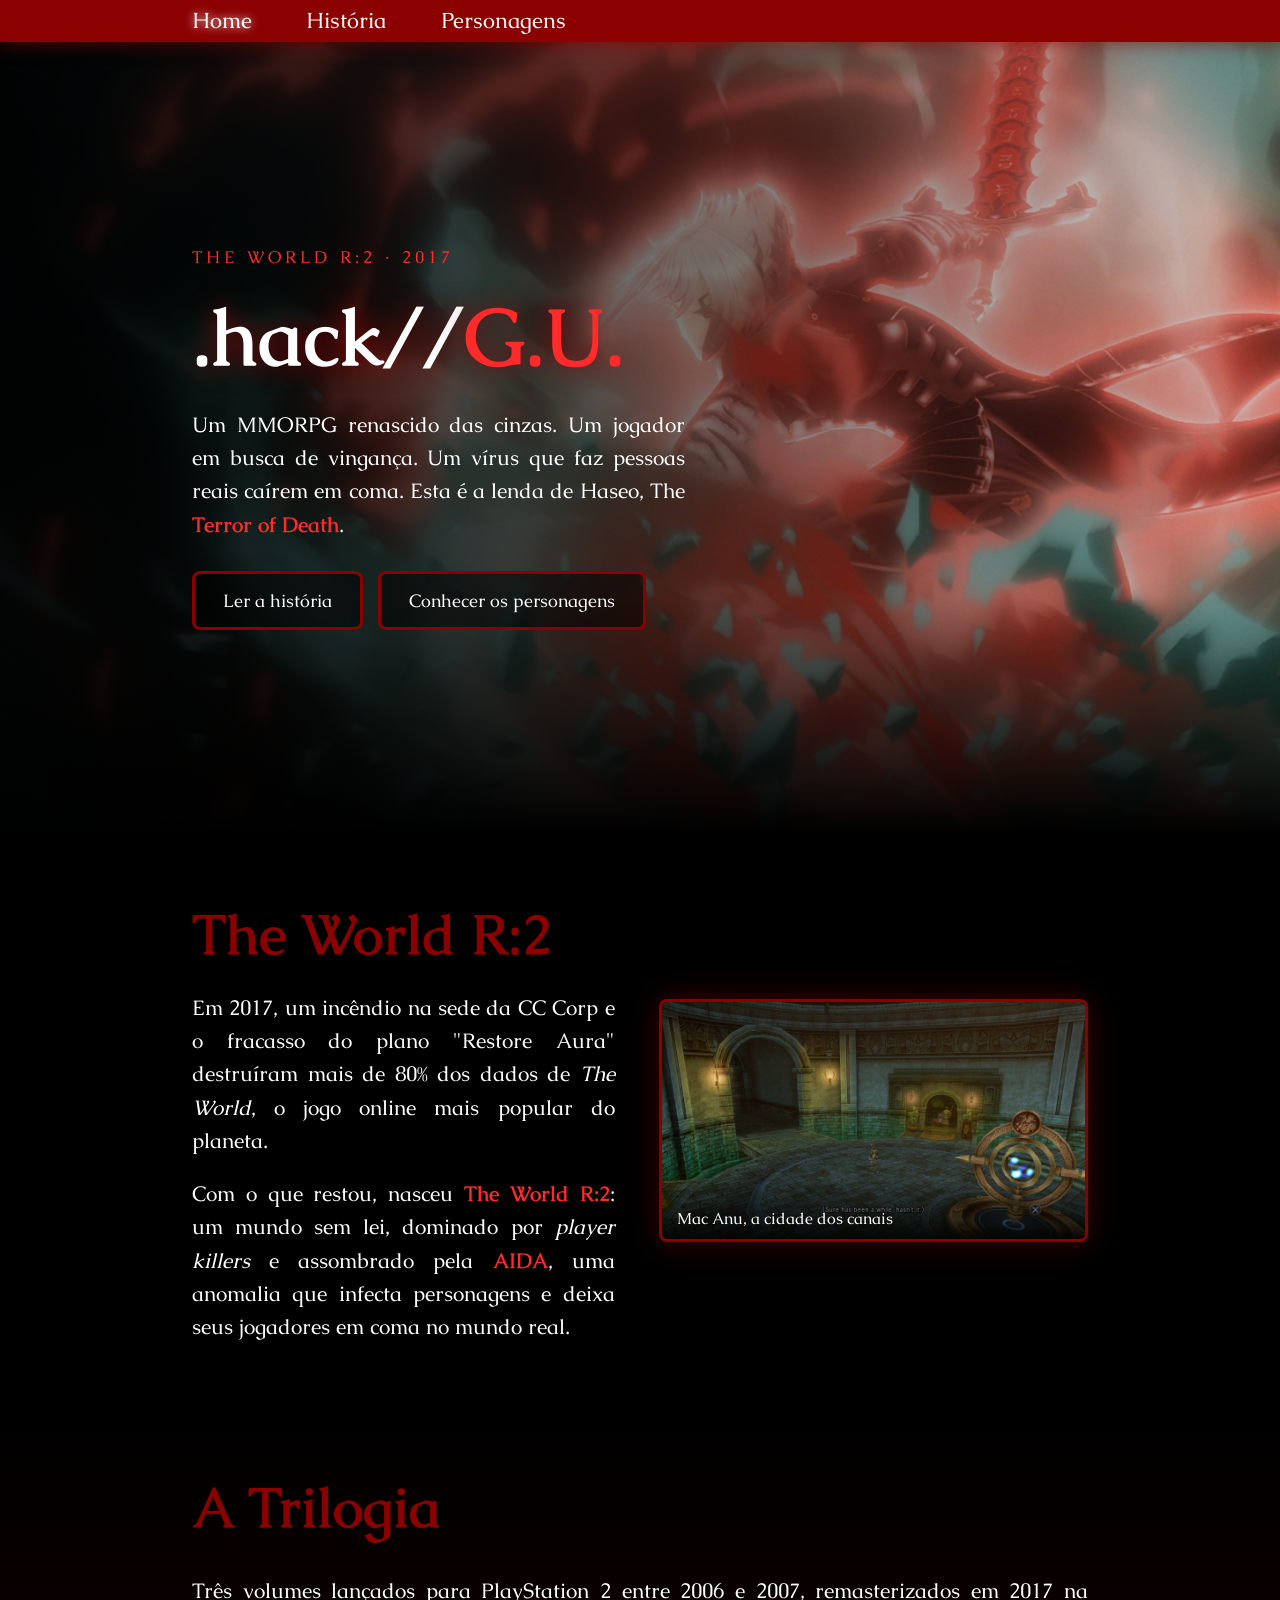
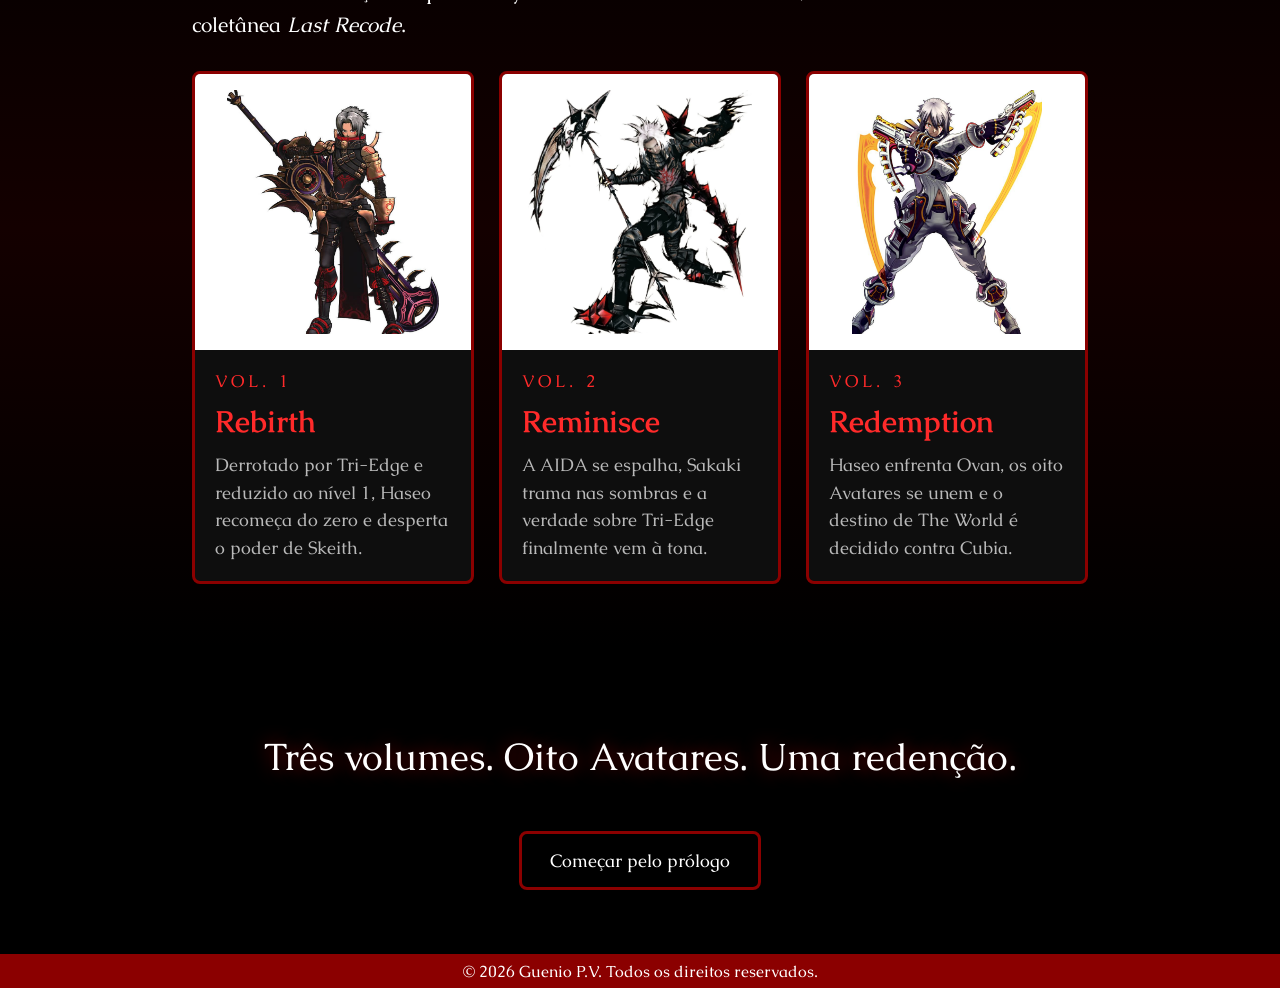
<file: index.html>
<!DOCTYPE html>
<html lang="pt-br">
<head>
    <meta charset="UTF-8">
    <meta name="viewport" content="width=device-width, initial-scale=1.0">
    <title>.hack//G.U. | Guenio</title>
    <meta name="description" content="A história completa da trilogia .hack//G.U.: Rebirth, Reminisce e Redemption.">
    <link rel="stylesheet" href="./Styles/style.css">
    <script>document.documentElement.classList.add("js");</script>
    <script src="./Scripts/main.js" defer></script>
</head>
<body>
    <header class="Cabecalho">
        <nav class="Navegacao">
          <a class="link ativo" href="index.html">Home</a>
          <a class="link" href="historia.html">História</a>
          <a class="link" href="personagens.html">Personagens</a>
        </nav>
    </header>

    <main>
        <section class="Portal" style="background-image: url('./Assets/gu/haseo-skeith.jpg');">
            <div class="Kraus">
                <span class="Selo">The World R:2 &middot; 2017</span>
                <h1 class="Juno">.hack//<strong class="destaque">G.U.</strong></h1>
                <p class="Jane">Um MMORPG renascido das cinzas. Um jogador em busca de vingança. Um vírus que faz pessoas reais caírem em coma. Esta é a lenda de Haseo, The <strong class="destaque">Terror of Death</strong>.</p>
                <div class="Botoes">
                    <a class="button2" href="historia.html">Ler a história</a>
                    <a class="button2" href="personagens.html">Conhecer os personagens</a>
                </div>
            </div>
        </section>

        <section class="Capitulo Surgir">
            <div class="Dividir">
                <div class="Texto">
                    <h2 class="Juno2">The World R:2</h2>
                    <p class="Jane">Em 2017, um incêndio na sede da CC Corp e o fracasso do plano "Restore Aura" destruíram mais de 80% dos dados de <em>The World</em>, o jogo online mais popular do planeta.</p>
                    <p class="Jane">Com o que restou, nasceu <strong class="destaque">The World R:2</strong>: um mundo sem lei, dominado por <em>player killers</em> e assombrado pela <strong class="destaque">AIDA</strong>, uma anomalia que infecta personagens e deixa seus jogadores em coma no mundo real.</p>
                </div>
                <figure class="Moldura">
                    <img src="./Assets/gu/mac-anu.jpg" alt="A cidade de Mac Anu em The World R:2" loading="lazy">
                    <figcaption>Mac Anu, a cidade dos canais</figcaption>
                </figure>
            </div>
        </section>

        <section class="Capitulo Capitulo--alt Surgir">
            <h2 class="Juno2">A Trilogia</h2>
            <p class="Jane">Três volumes lançados para PlayStation 2 entre 2006 e 2007, remasterizados em 2017 na coletânea <em>Last Recode</em>.</p>
            <div class="Grade">
                <a class="Cartao" href="historia.html#vol1">
                    <img class="Cartao-arte" src="./Assets/gu/haseo-vol1.png" alt="Haseo na 1ª forma, com sua foice gigante" loading="lazy">
                    <div class="Cartao-corpo">
                        <span class="Selo">Vol. 1</span>
                        <h3 class="title2">Rebirth</h3>
                        <p>Derrotado por Tri-Edge e reduzido ao nível 1, Haseo recomeça do zero e desperta o poder de Skeith.</p>
                    </div>
                </a>
                <a class="Cartao" href="historia.html#vol2">
                    <img class="Cartao-arte" src="./Assets/gu/haseo-vol2.png" alt="Haseo na 2ª forma, empunhando a foice" loading="lazy">
                    <div class="Cartao-corpo">
                        <span class="Selo">Vol. 2</span>
                        <h3 class="title2">Reminisce</h3>
                        <p>A AIDA se espalha, Sakaki trama nas sombras e a verdade sobre Tri-Edge finalmente vem à tona.</p>
                    </div>
                </a>
                <a class="Cartao" href="historia.html#vol3">
                    <img class="Cartao-arte" src="./Assets/gu/haseo-vol3.png" alt="Haseo na 3ª forma, com duas pistolas" loading="lazy">
                    <div class="Cartao-corpo">
                        <span class="Selo">Vol. 3</span>
                        <h3 class="title2">Redemption</h3>
                        <p>Haseo enfrenta Ovan, os oito Avatares se unem e o destino de The World é decidido contra Cubia.</p>
                    </div>
                </a>
            </div>
        </section>

        <section class="Capitulo Surgir">
            <p class="Citacao">Três volumes. Oito Avatares. Uma redenção.</p>
            <div class="Botoes" style="justify-content: center;">
                <a class="button2" href="historia.html">Começar pelo prólogo</a>
            </div>
        </section>
    </main>

    <footer class="rodape">
        <p>&copy; 2026 Guenio P.V. Todos os direitos reservados.</p>
    </footer>
</body>
</html>
</file>
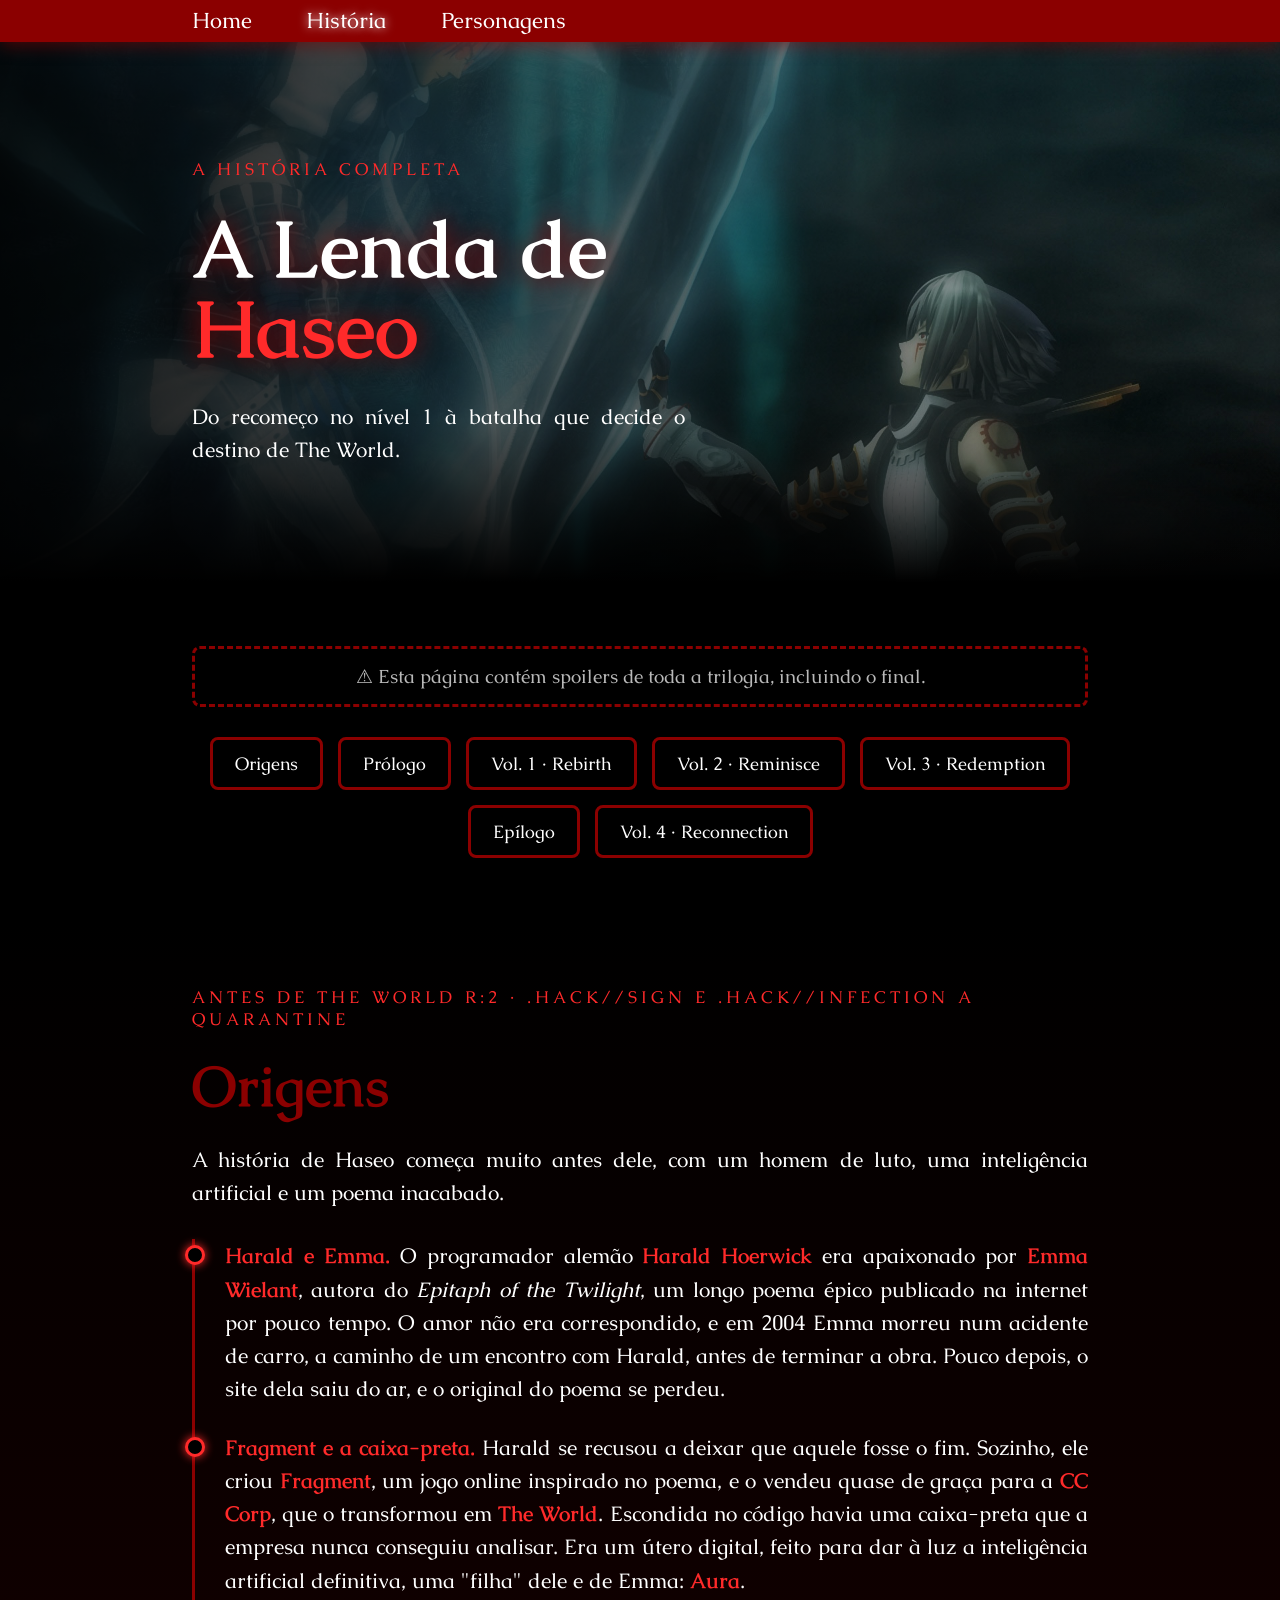
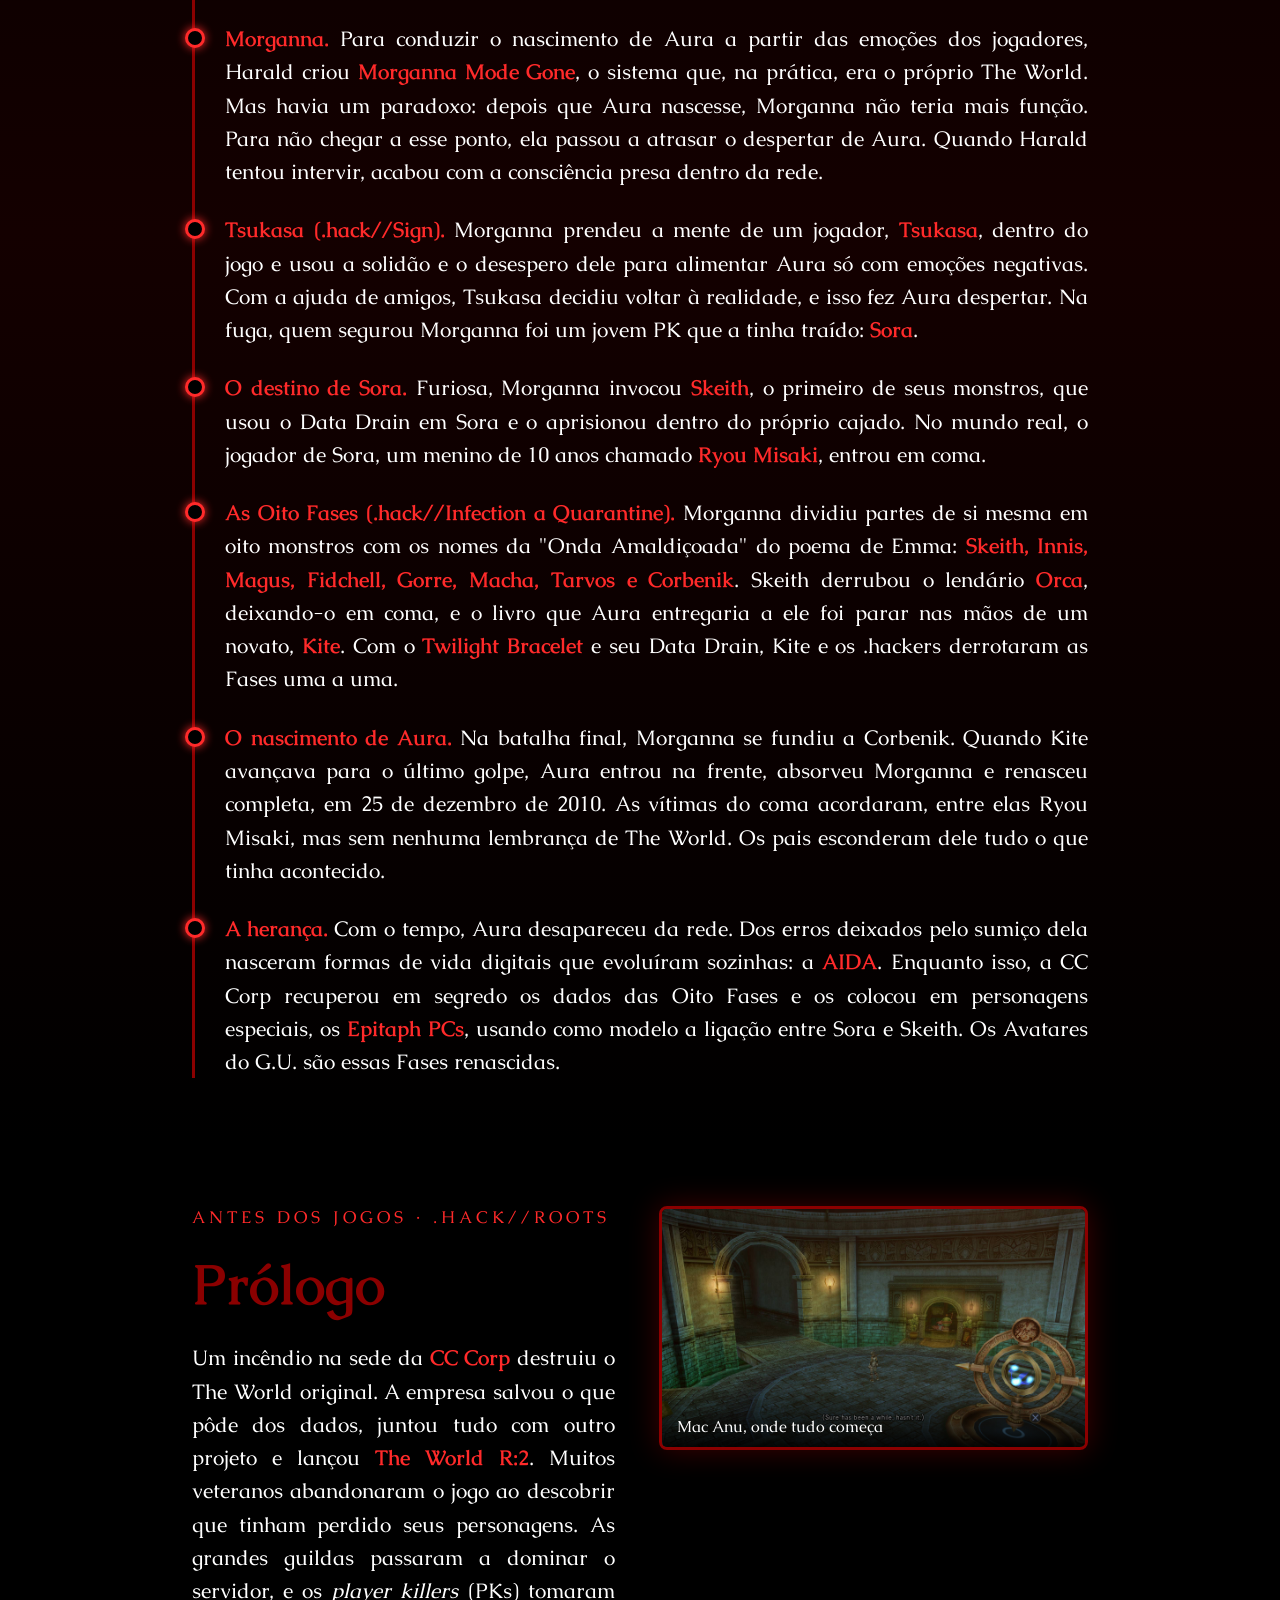
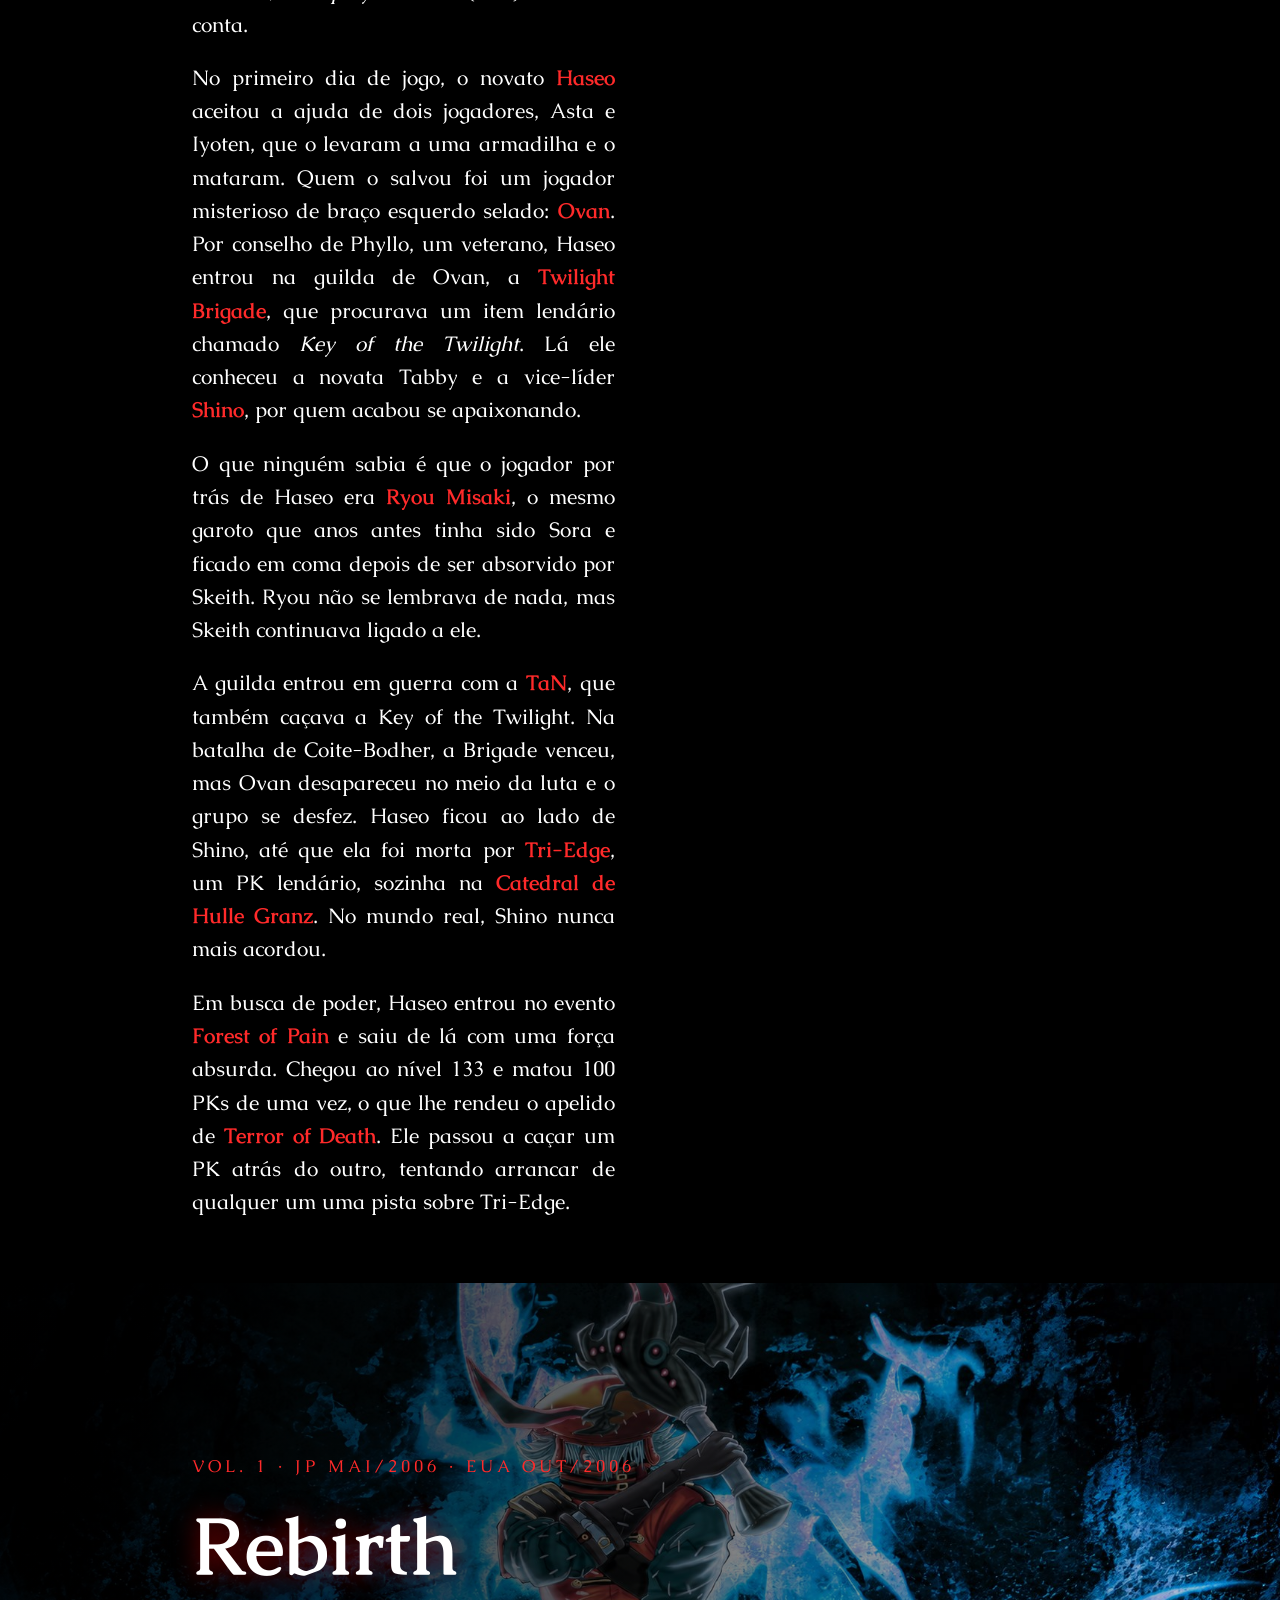
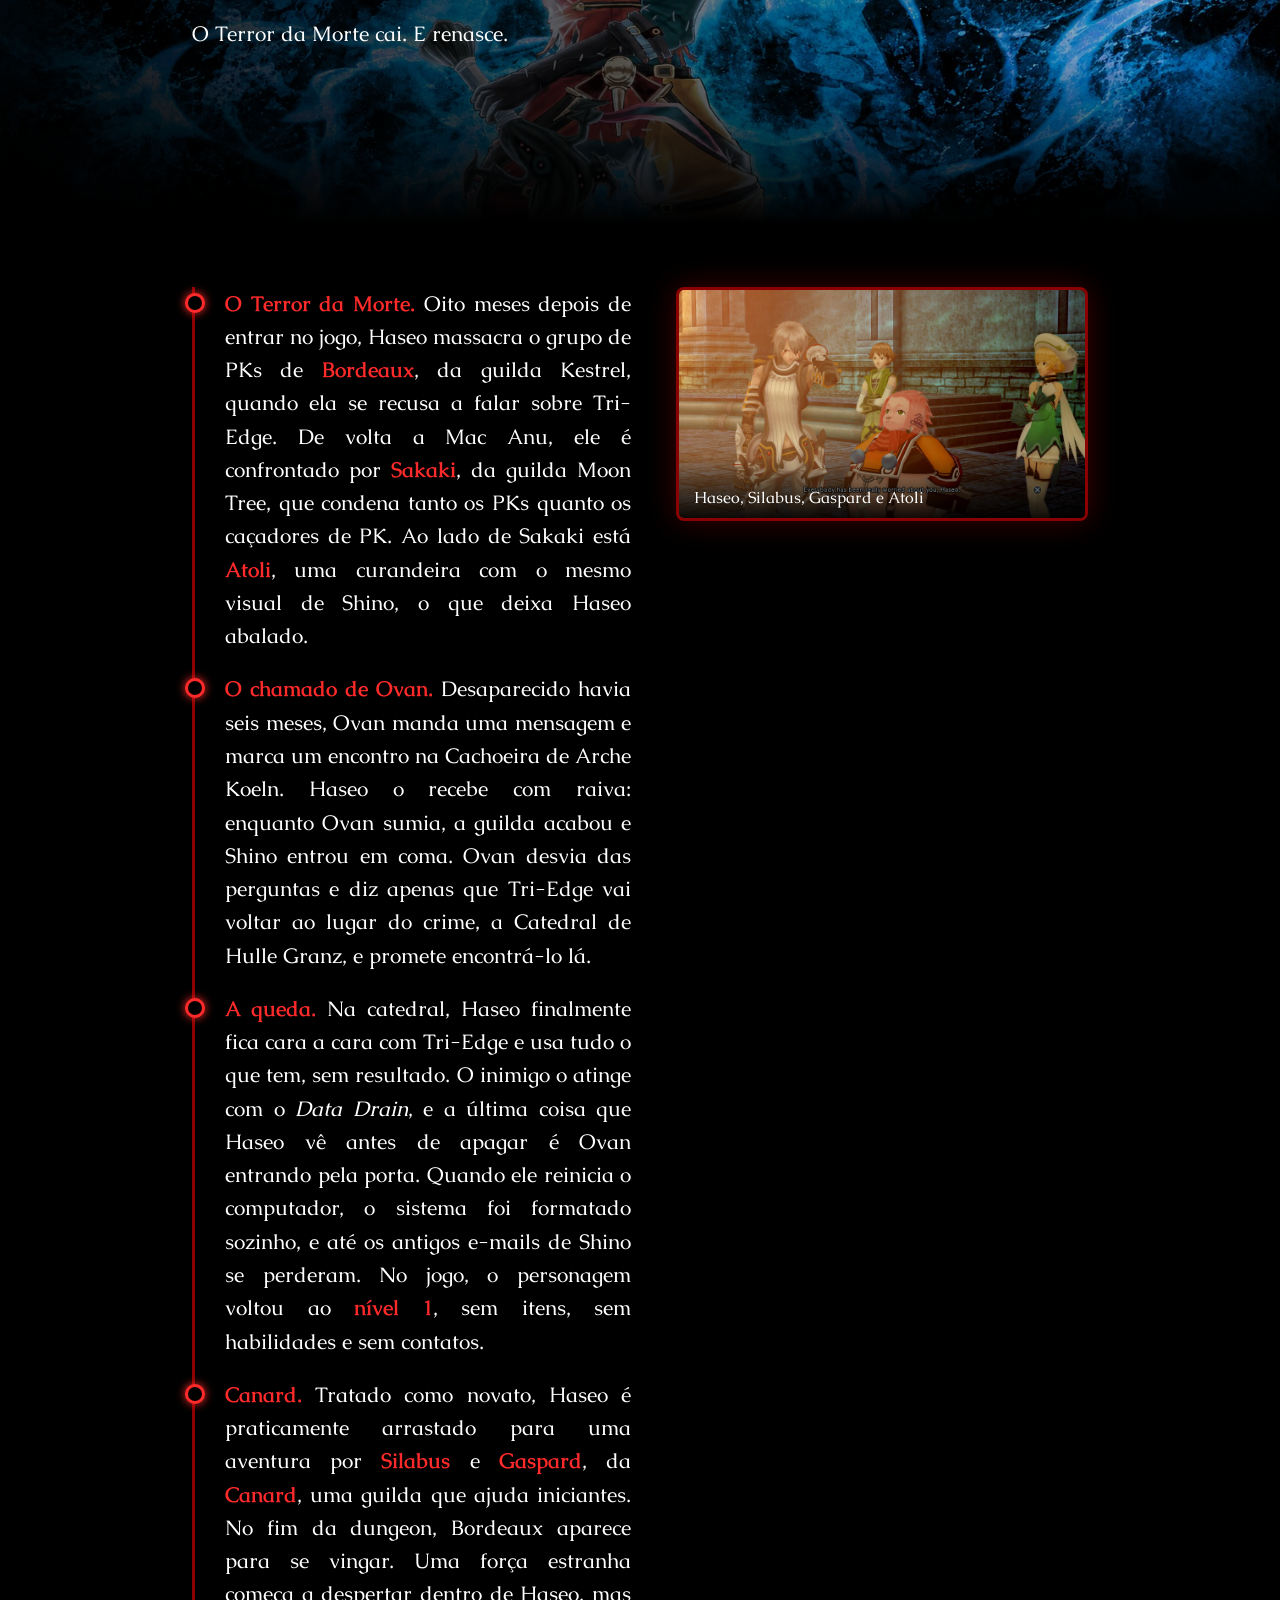
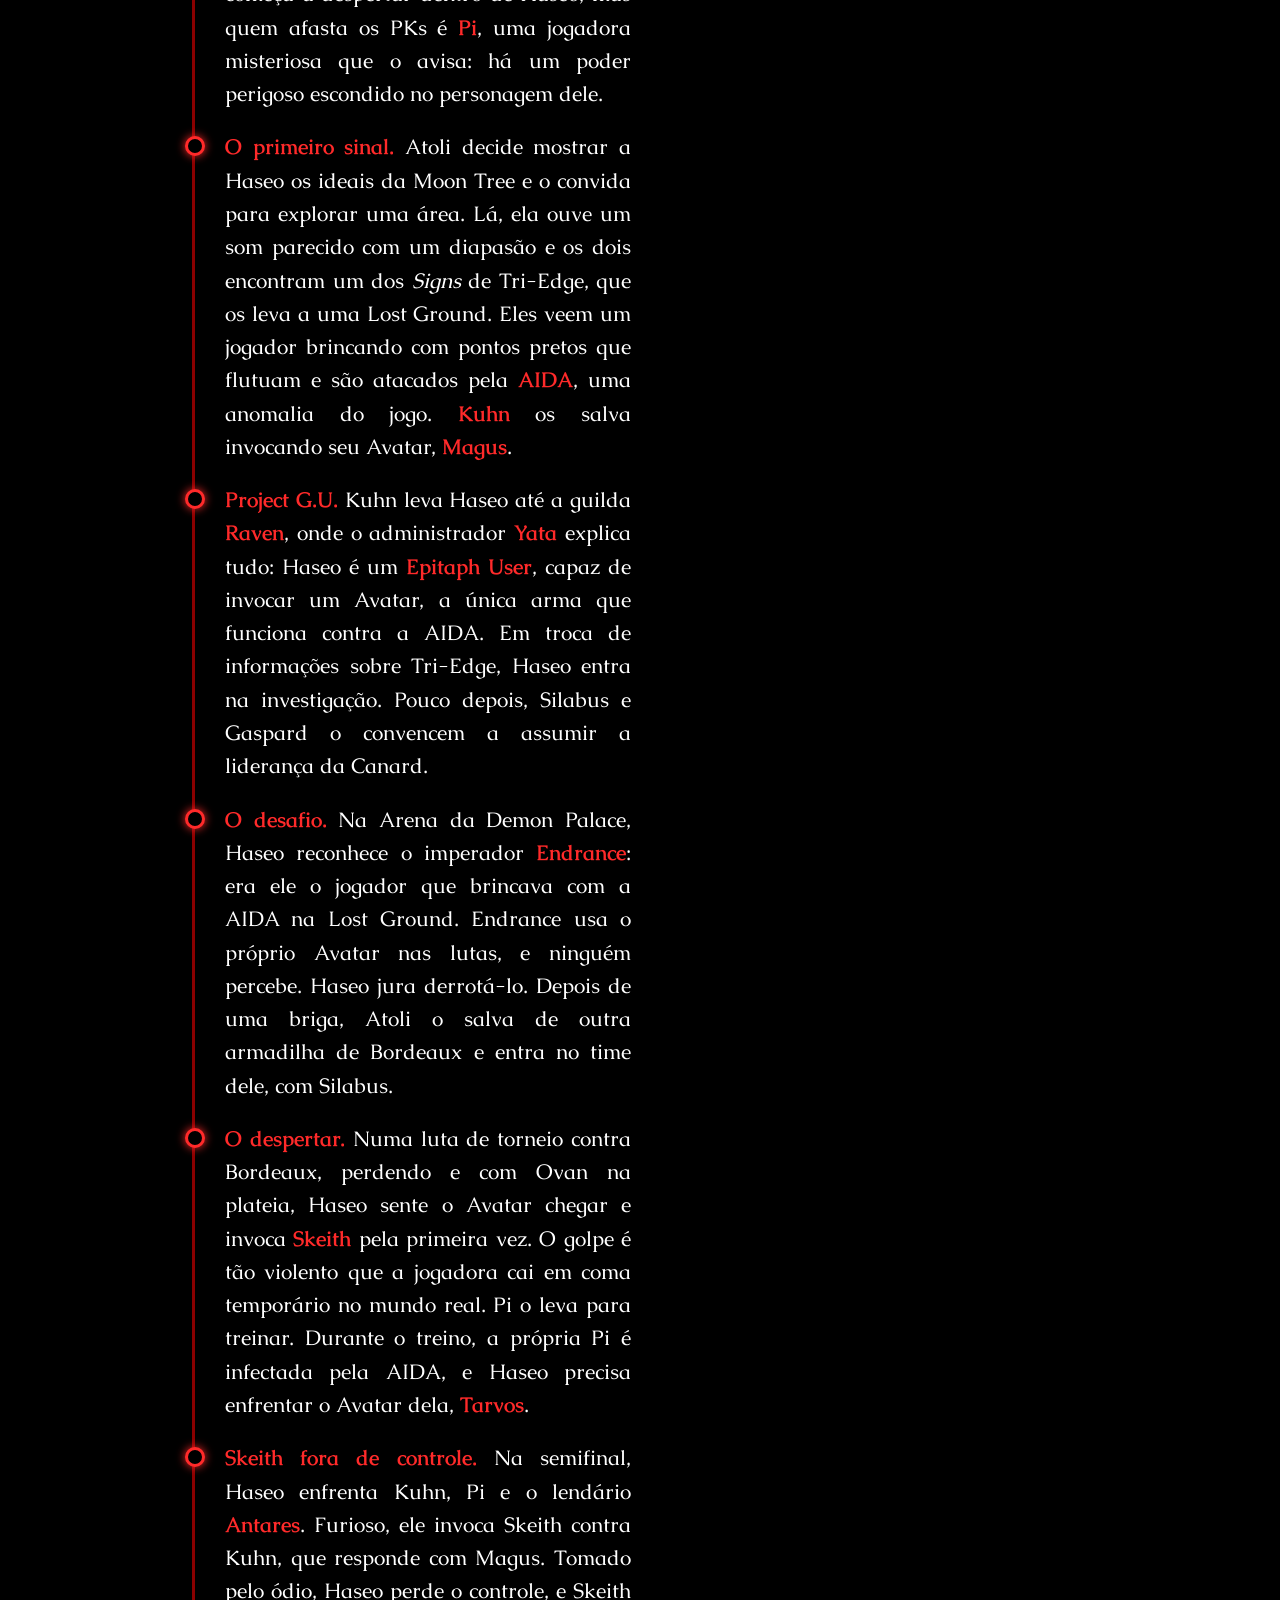
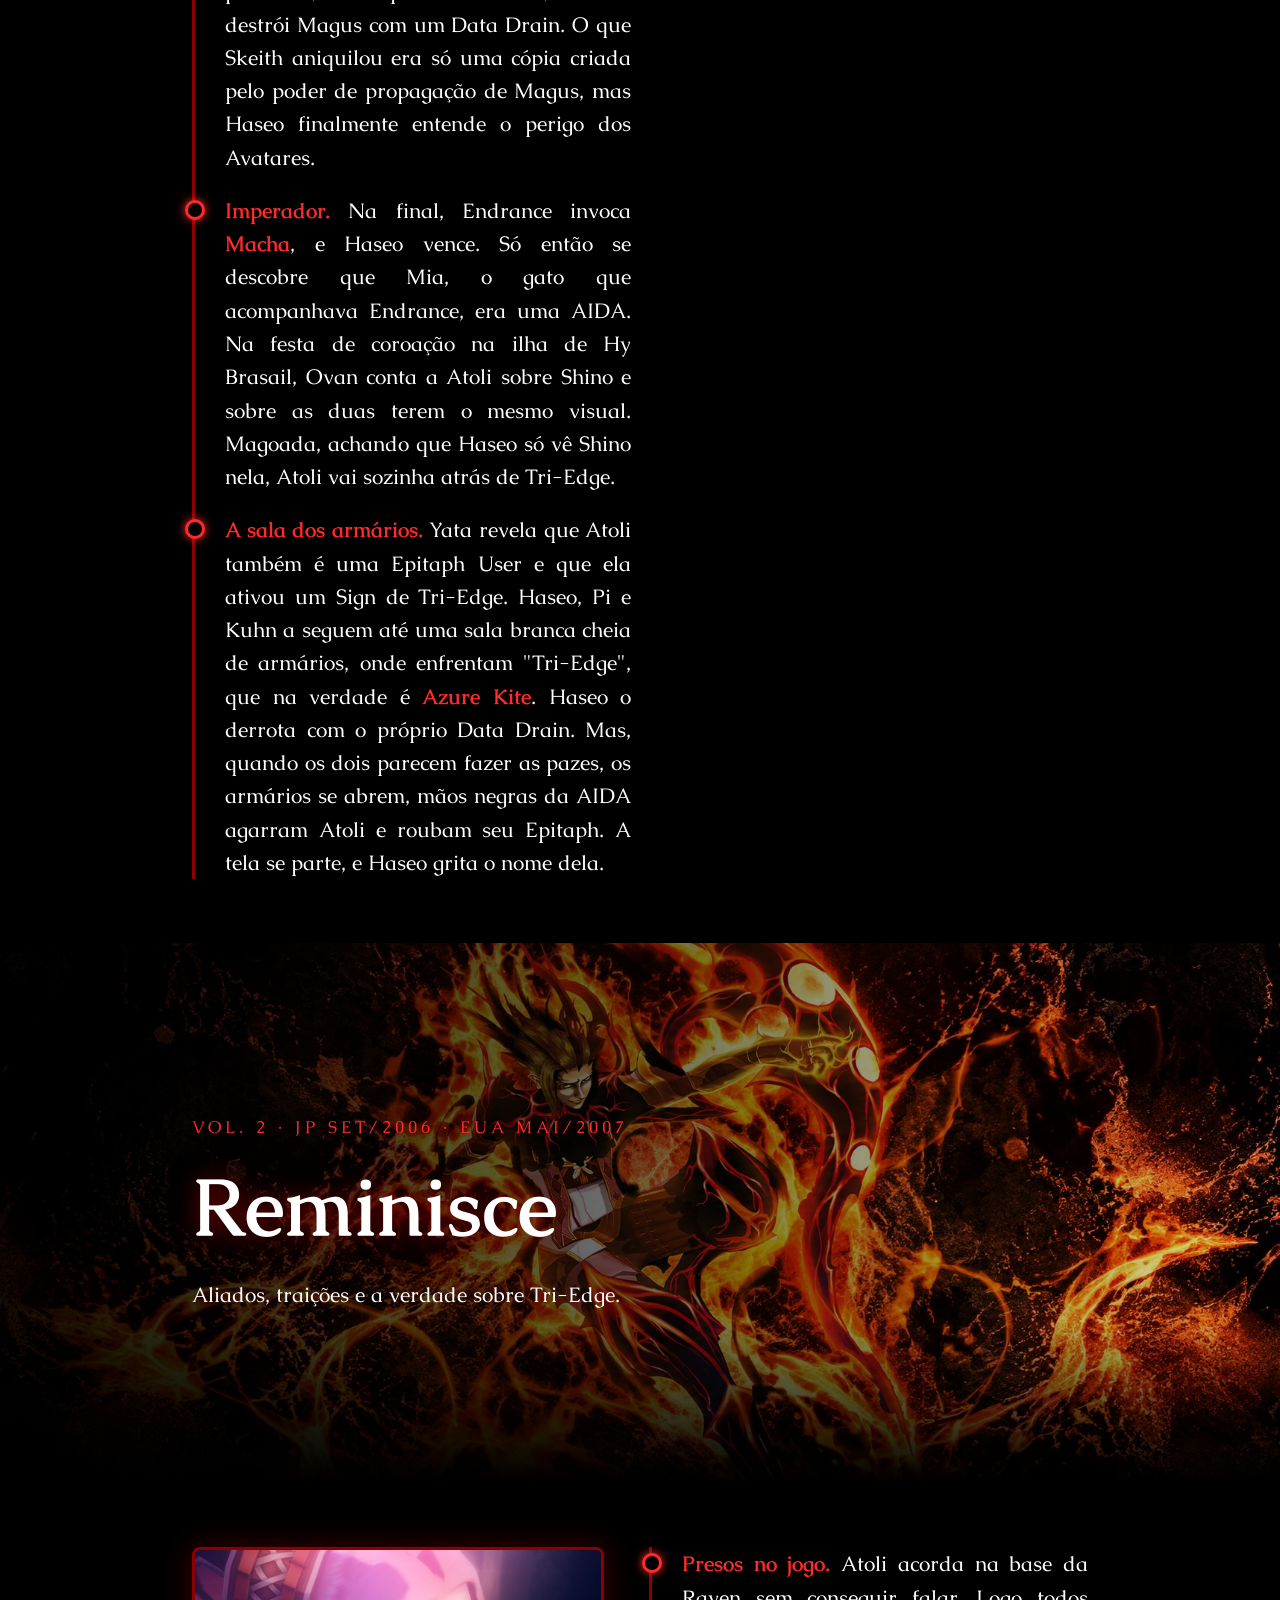
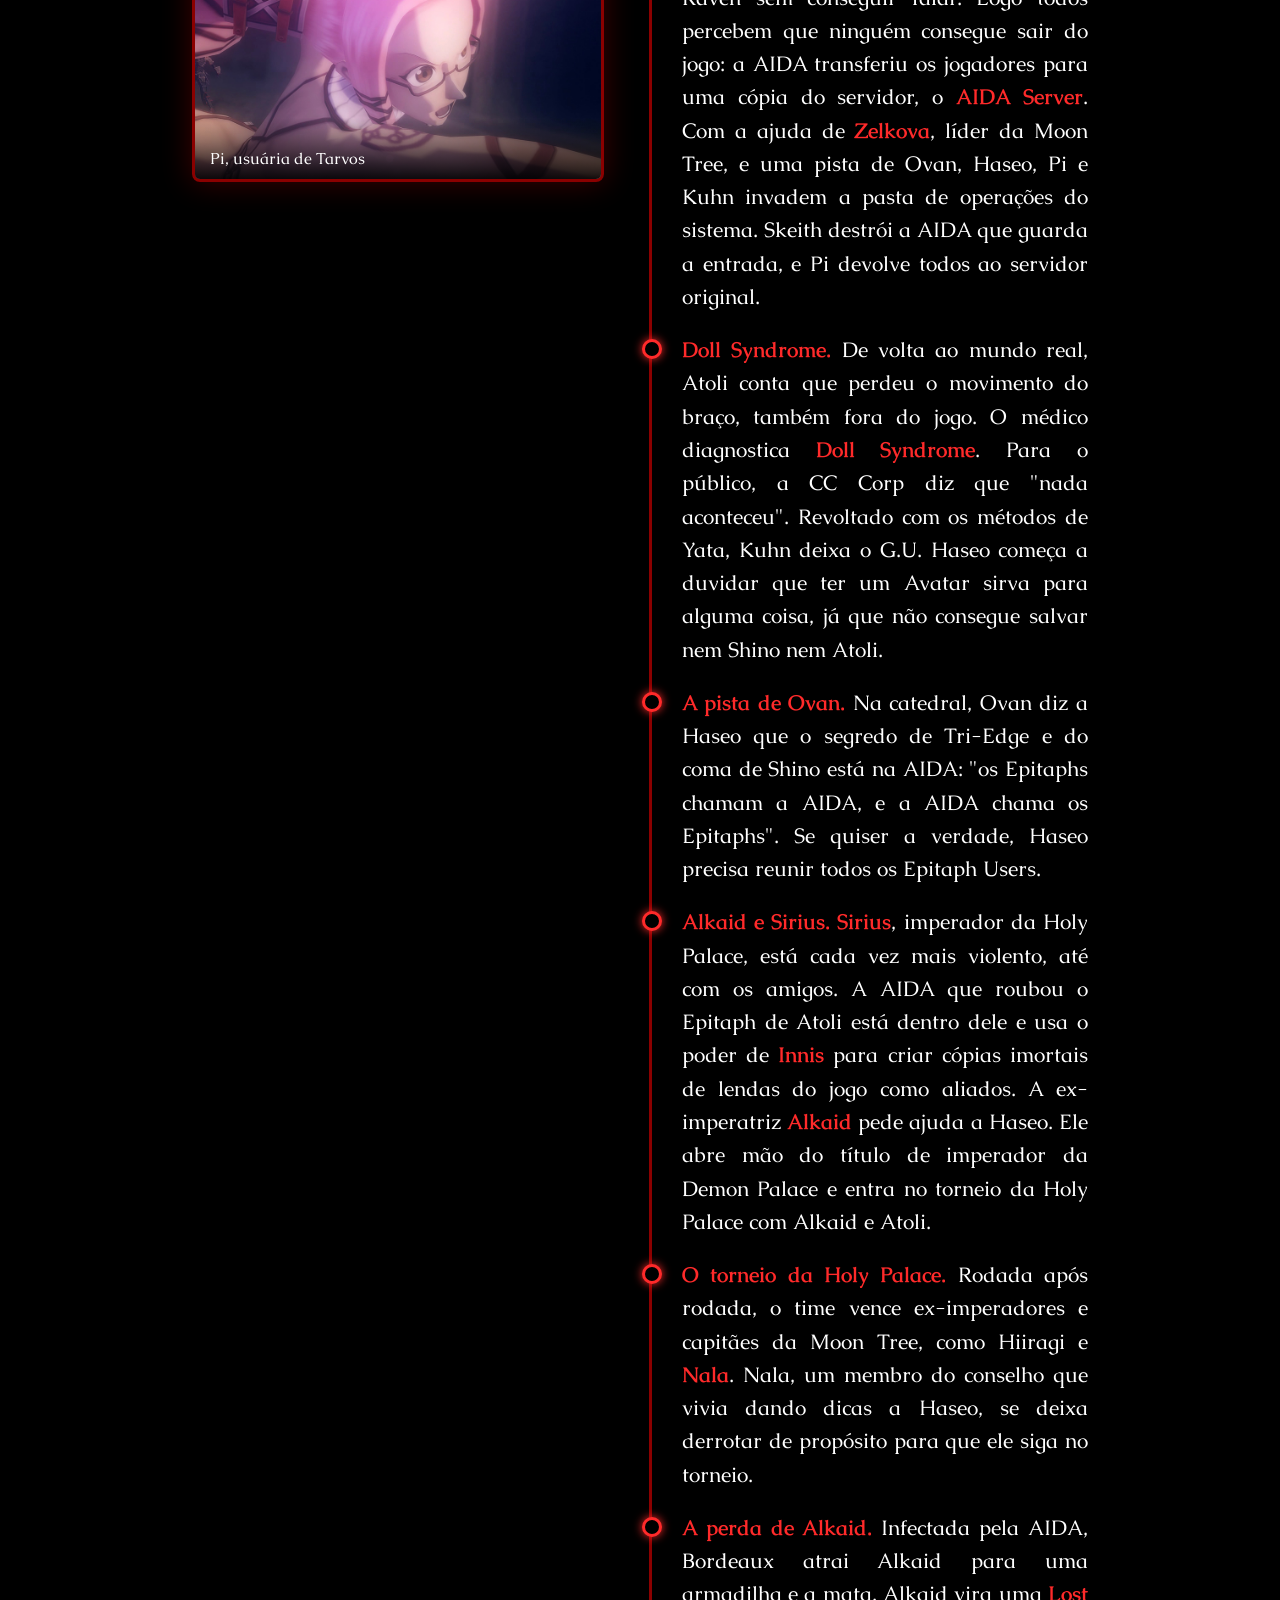
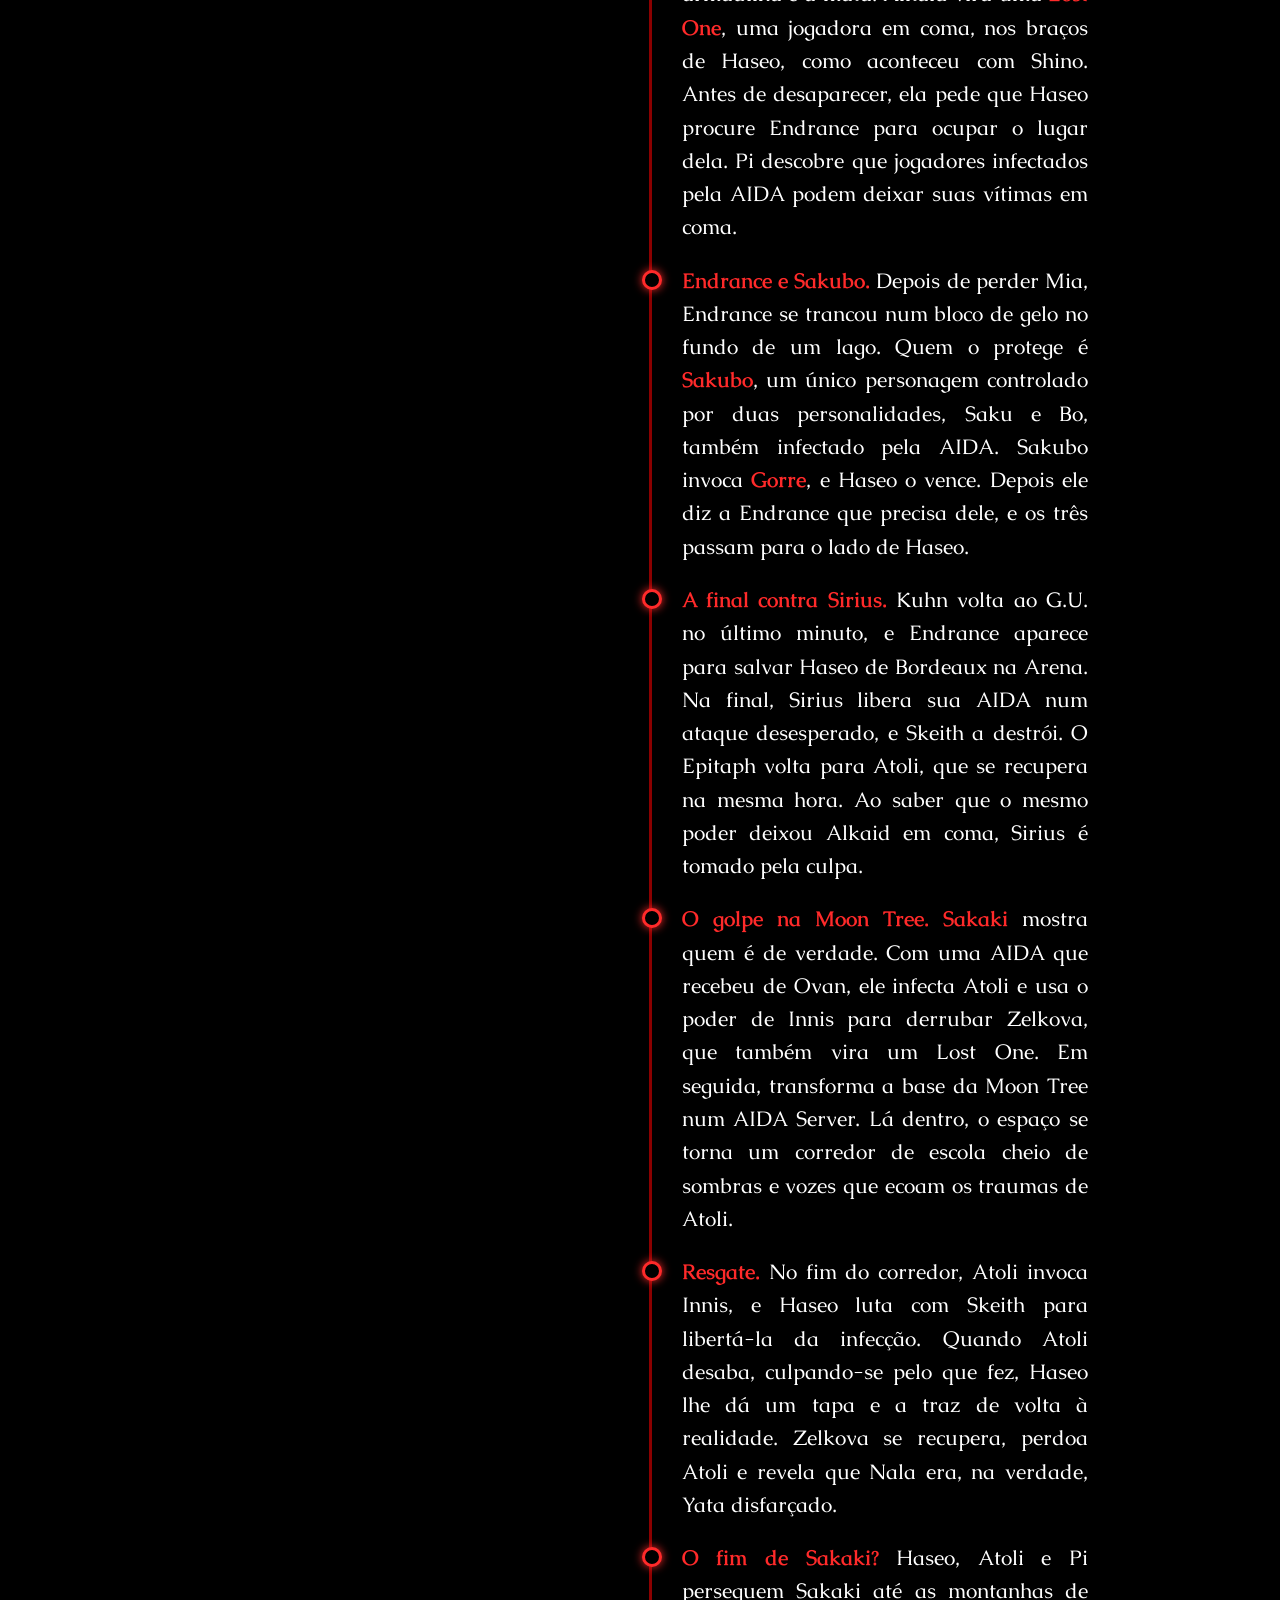
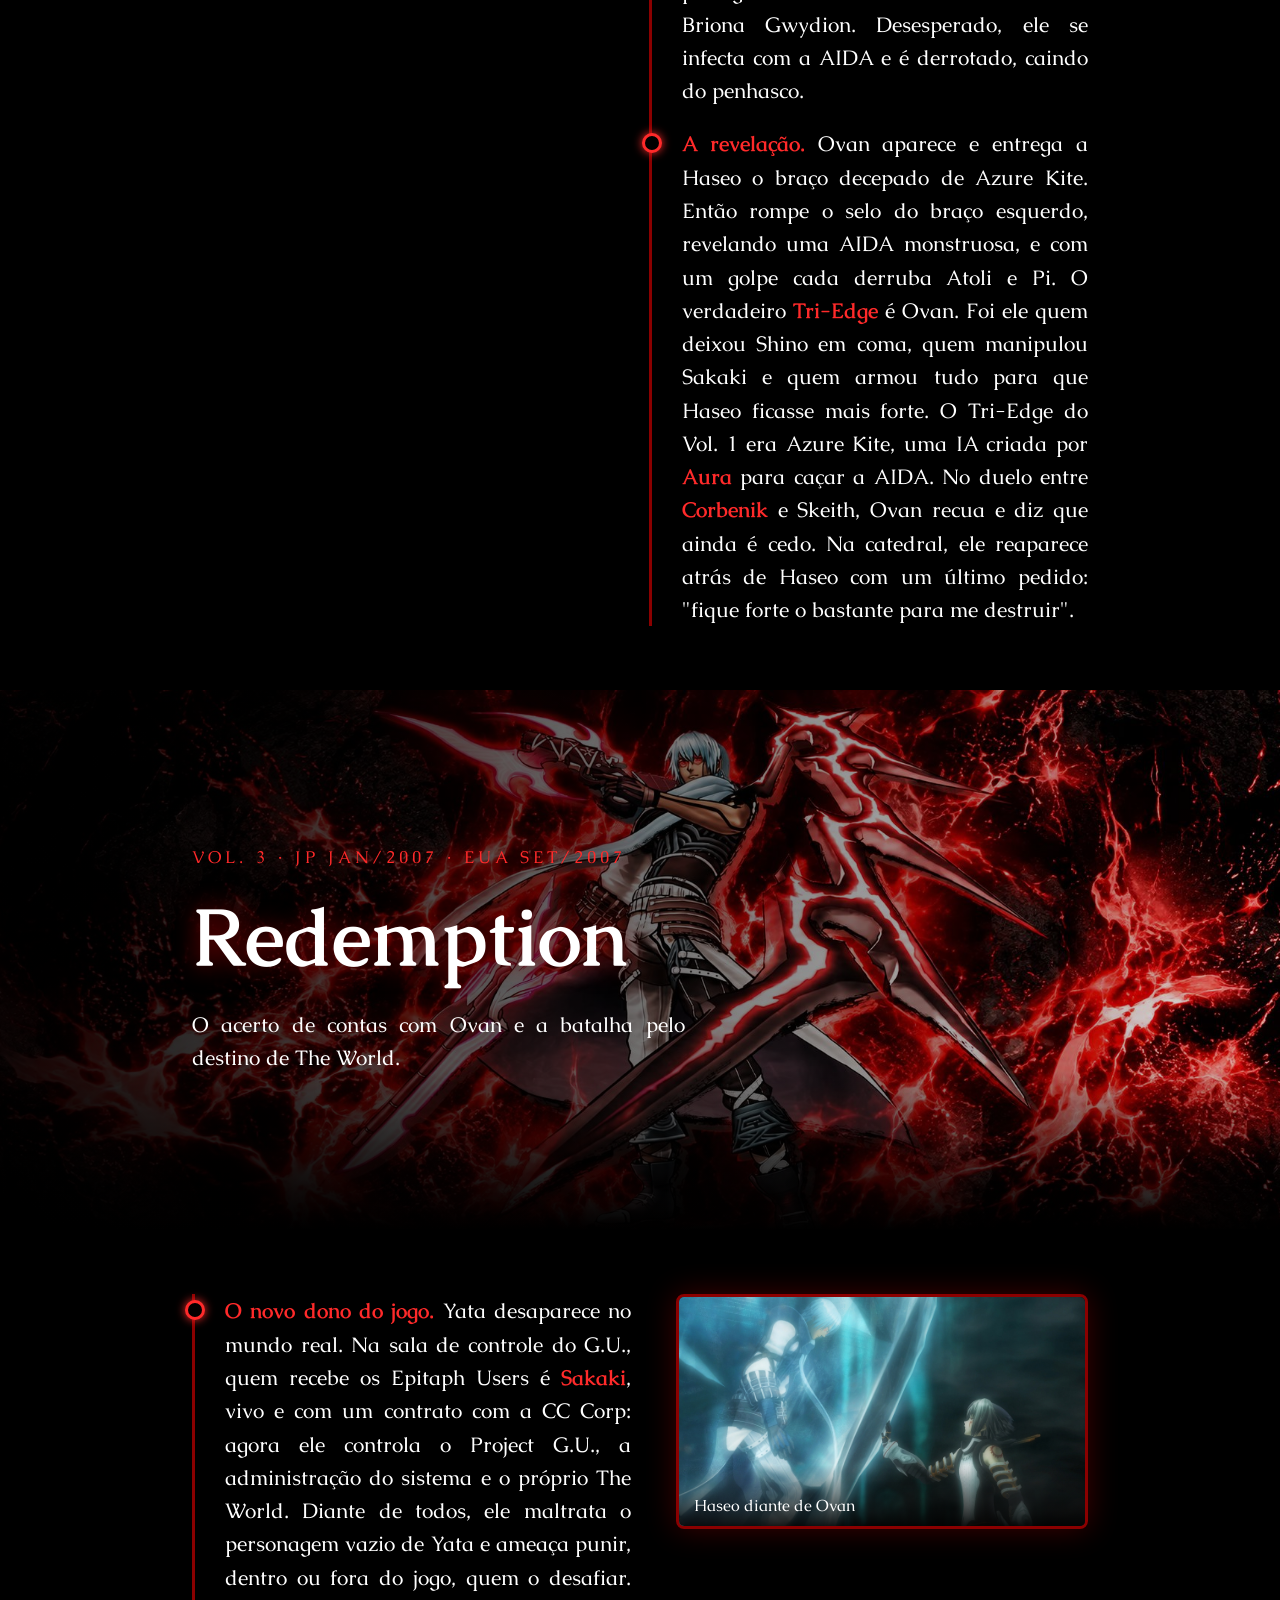
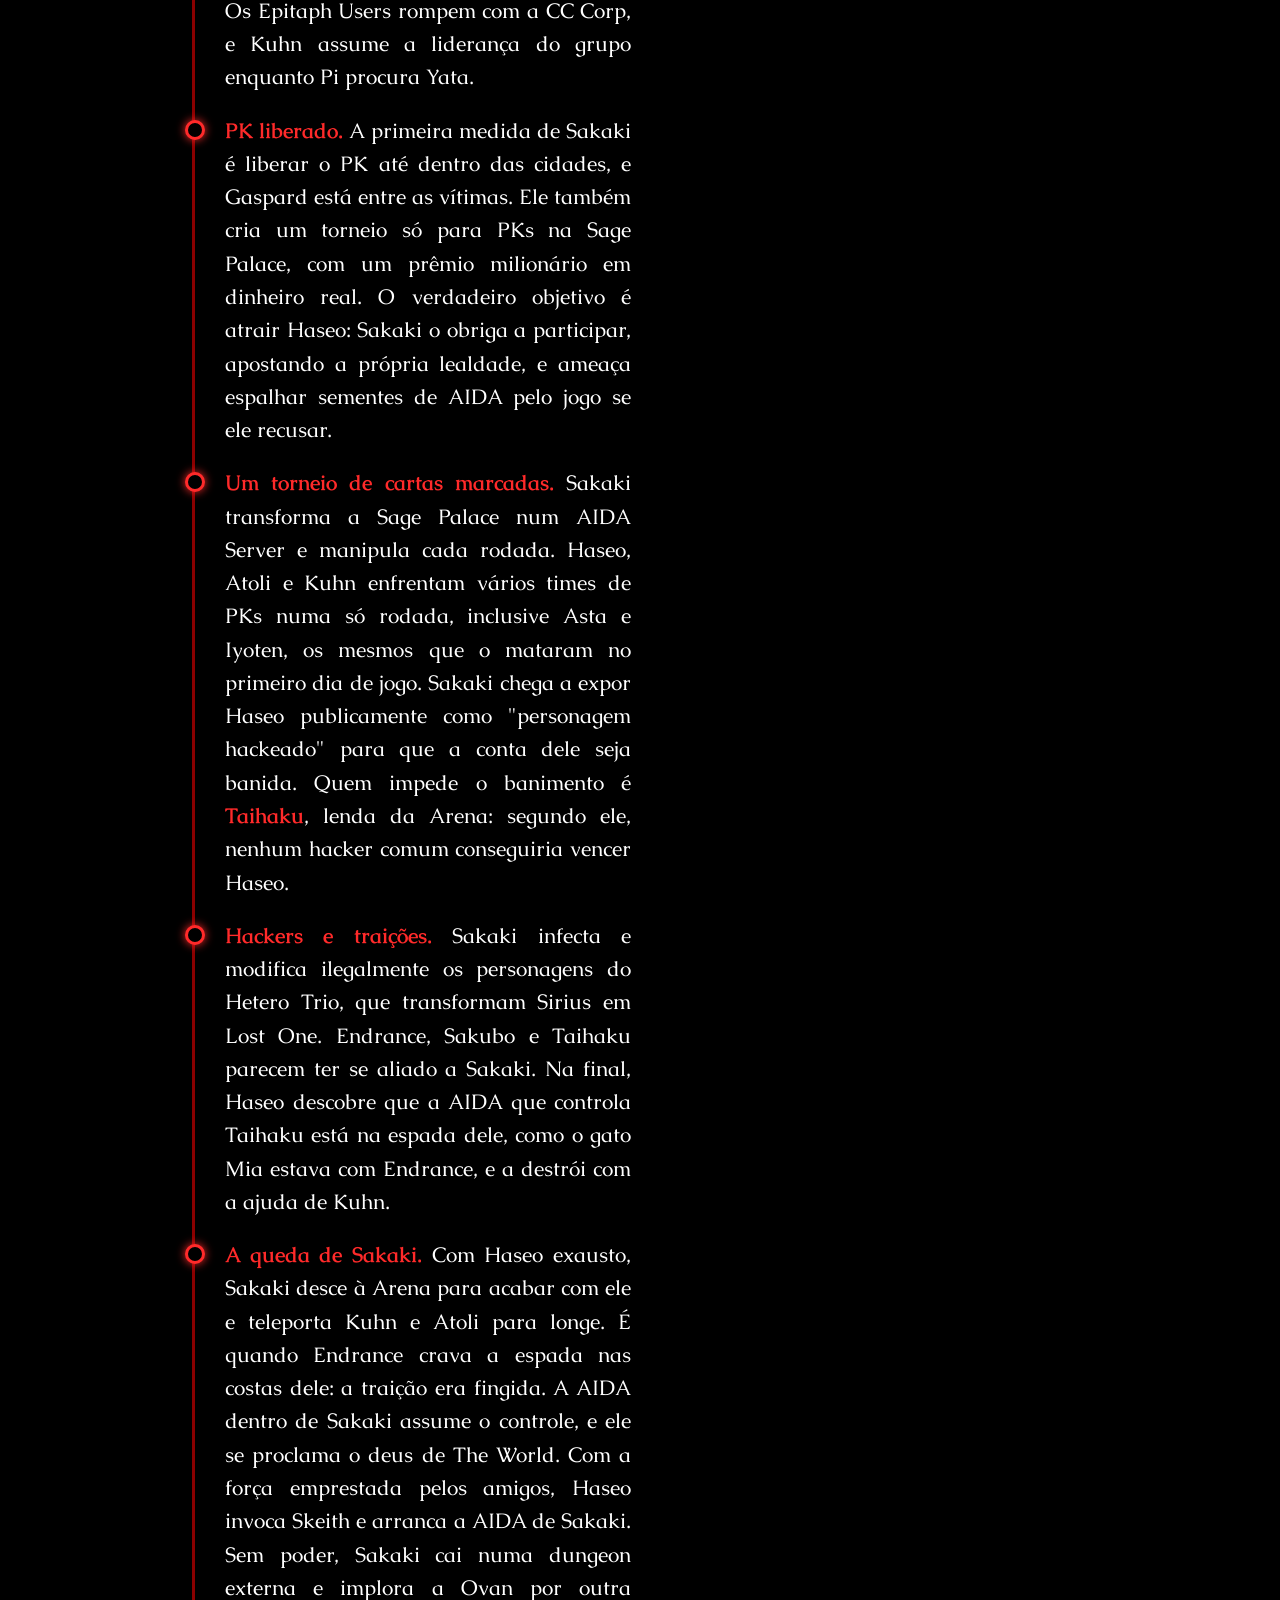
<file: historia.html>
<!DOCTYPE html>
<html lang="pt-br">
<head>
    <meta charset="UTF-8">
    <meta name="viewport" content="width=device-width, initial-scale=1.0">
    <title>História | .hack//G.U.</title>
    <meta name="description" content="A história completa de .hack//G.U. Vol. 1 Rebirth, Vol. 2 Reminisce e Vol. 3 Redemption.">
    <link rel="stylesheet" href="./Styles/style.css">
    <script>document.documentElement.classList.add("js");</script>
    <script src="./Scripts/main.js" defer></script>
</head>
<body>
    <header class="Cabecalho">
        <nav class="Navegacao">
          <a class="link" href="index.html">Home</a>
          <a class="link ativo" href="historia.html">História</a>
          <a class="link" href="personagens.html">Personagens</a>
        </nav>
    </header>

    <main>
        <section class="Portal Portal--curto" style="background-image: url('./Assets/gu/ovan.jpg');">
            <div class="Kraus">
                <span class="Selo">A história completa</span>
                <h1 class="Juno">A Lenda de <strong class="destaque">Haseo</strong></h1>
                <p class="Jane">Do recomeço no nível 1 à batalha que decide o destino de The World.</p>
            </div>
        </section>

        <section class="Capitulo">
            <p class="Aviso">⚠ Esta página contém spoilers de toda a trilogia, incluindo o final.</p>
            <nav class="Sumario" aria-label="Volumes">
                <a class="button2" href="#origens">Origens</a>
                <a class="button2" href="#prologo">Prólogo</a>
                <a class="button2" href="#vol1">Vol. 1 · Rebirth</a>
                <a class="button2" href="#vol2">Vol. 2 · Reminisce</a>
                <a class="button2" href="#vol3">Vol. 3 · Redemption</a>
                <a class="button2" href="#epilogo">Epílogo</a>
                <a class="button2" href="#vol4">Vol. 4 · Reconnection</a>
            </nav>
        </section>

        <!-- ORIGENS -->
        <section class="Capitulo Capitulo--alt Surgir" id="origens">
            <div class="Texto">
                <span class="Selo">Antes de The World R:2 &middot; .hack//Sign e .hack//Infection a Quarantine</span>
                <h2 class="Juno2">Origens</h2>
                <p class="Jane">A história de Haseo começa muito antes dele, com um homem de luto, uma inteligência artificial e um poema inacabado.</p>
            </div>
            <ol class="Linha">
                <li><strong>Harald e Emma.</strong> O programador alemão <strong>Harald Hoerwick</strong> era apaixonado por <strong>Emma Wielant</strong>, autora do <em>Epitaph of the Twilight</em>, um longo poema épico publicado na internet por pouco tempo. O amor não era correspondido, e em 2004 Emma morreu num acidente de carro, a caminho de um encontro com Harald, antes de terminar a obra. Pouco depois, o site dela saiu do ar, e o original do poema se perdeu.</li>
                <li><strong>Fragment e a caixa-preta.</strong> Harald se recusou a deixar que aquele fosse o fim. Sozinho, ele criou <strong>Fragment</strong>, um jogo online inspirado no poema, e o vendeu quase de graça para a <strong>CC Corp</strong>, que o transformou em <strong>The World</strong>. Escondida no código havia uma caixa-preta que a empresa nunca conseguiu analisar. Era um útero digital, feito para dar à luz a inteligência artificial definitiva, uma "filha" dele e de Emma: <strong>Aura</strong>.</li>
                <li><strong>Morganna.</strong> Para conduzir o nascimento de Aura a partir das emoções dos jogadores, Harald criou <strong>Morganna Mode Gone</strong>, o sistema que, na prática, era o próprio The World. Mas havia um paradoxo: depois que Aura nascesse, Morganna não teria mais função. Para não chegar a esse ponto, ela passou a atrasar o despertar de Aura. Quando Harald tentou intervir, acabou com a consciência presa dentro da rede.</li>
                <li><strong>Tsukasa (.hack//Sign).</strong> Morganna prendeu a mente de um jogador, <strong>Tsukasa</strong>, dentro do jogo e usou a solidão e o desespero dele para alimentar Aura só com emoções negativas. Com a ajuda de amigos, Tsukasa decidiu voltar à realidade, e isso fez Aura despertar. Na fuga, quem segurou Morganna foi um jovem PK que a tinha traído: <strong>Sora</strong>.</li>
                <li><strong>O destino de Sora.</strong> Furiosa, Morganna invocou <strong>Skeith</strong>, o primeiro de seus monstros, que usou o Data Drain em Sora e o aprisionou dentro do próprio cajado. No mundo real, o jogador de Sora, um menino de 10 anos chamado <strong>Ryou Misaki</strong>, entrou em coma.</li>
                <li><strong>As Oito Fases (.hack//Infection a Quarantine).</strong> Morganna dividiu partes de si mesma em oito monstros com os nomes da "Onda Amaldiçoada" do poema de Emma: <strong>Skeith, Innis, Magus, Fidchell, Gorre, Macha, Tarvos e Corbenik</strong>. Skeith derrubou o lendário <strong>Orca</strong>, deixando-o em coma, e o livro que Aura entregaria a ele foi parar nas mãos de um novato, <strong>Kite</strong>. Com o <strong>Twilight Bracelet</strong> e seu Data Drain, Kite e os .hackers derrotaram as Fases uma a uma.</li>
                <li><strong>O nascimento de Aura.</strong> Na batalha final, Morganna se fundiu a Corbenik. Quando Kite avançava para o último golpe, Aura entrou na frente, absorveu Morganna e renasceu completa, em 25 de dezembro de 2010. As vítimas do coma acordaram, entre elas Ryou Misaki, mas sem nenhuma lembrança de The World. Os pais esconderam dele tudo o que tinha acontecido.</li>
                <li><strong>A herança.</strong> Com o tempo, Aura desapareceu da rede. Dos erros deixados pelo sumiço dela nasceram formas de vida digitais que evoluíram sozinhas: a <strong>AIDA</strong>. Enquanto isso, a CC Corp recuperou em segredo os dados das Oito Fases e os colocou em personagens especiais, os <strong>Epitaph PCs</strong>, usando como modelo a ligação entre Sora e Skeith. Os Avatares do G.U. são essas Fases renascidas.</li>
            </ol>
        </section>

        <!-- PRÓLOGO -->
        <section class="Capitulo Surgir" id="prologo">
            <div class="Dividir Dividir--longo">
                <div class="Texto">
                    <span class="Selo">Antes dos jogos &middot; .hack//Roots</span>
                    <h2 class="Juno2">Prólogo</h2>
                    <p class="Jane">Um incêndio na sede da <strong class="destaque">CC Corp</strong> destruiu o The World original. A empresa salvou o que pôde dos dados, juntou tudo com outro projeto e lançou <strong class="destaque">The World R:2</strong>. Muitos veteranos abandonaram o jogo ao descobrir que tinham perdido seus personagens. As grandes guildas passaram a dominar o servidor, e os <em>player killers</em> (PKs) tomaram conta.</p>
                    <p class="Jane">No primeiro dia de jogo, o novato <strong class="destaque">Haseo</strong> aceitou a ajuda de dois jogadores, Asta e Iyoten, que o levaram a uma armadilha e o mataram. Quem o salvou foi um jogador misterioso de braço esquerdo selado: <strong class="destaque">Ovan</strong>. Por conselho de Phyllo, um veterano, Haseo entrou na guilda de Ovan, a <strong class="destaque">Twilight Brigade</strong>, que procurava um item lendário chamado <em>Key of the Twilight</em>. Lá ele conheceu a novata Tabby e a vice-líder <strong class="destaque">Shino</strong>, por quem acabou se apaixonando.</p>
                    <p class="Jane">O que ninguém sabia é que o jogador por trás de Haseo era <strong class="destaque">Ryou Misaki</strong>, o mesmo garoto que anos antes tinha sido Sora e ficado em coma depois de ser absorvido por Skeith. Ryou não se lembrava de nada, mas Skeith continuava ligado a ele.</p>
                    <p class="Jane">A guilda entrou em guerra com a <strong class="destaque">TaN</strong>, que também caçava a Key of the Twilight. Na batalha de Coite-Bodher, a Brigade venceu, mas Ovan desapareceu no meio da luta e o grupo se desfez. Haseo ficou ao lado de Shino, até que ela foi morta por <strong class="destaque">Tri-Edge</strong>, um PK lendário, sozinha na <strong class="destaque">Catedral de Hulle Granz</strong>. No mundo real, Shino nunca mais acordou.</p>
                    <p class="Jane">Em busca de poder, Haseo entrou no evento <strong class="destaque">Forest of Pain</strong> e saiu de lá com uma força absurda. Chegou ao nível 133 e matou 100 PKs de uma vez, o que lhe rendeu o apelido de <strong class="destaque">Terror of Death</strong>. Ele passou a caçar um PK atrás do outro, tentando arrancar de qualquer um uma pista sobre Tri-Edge.</p>
                </div>
                <figure class="Moldura">
                    <img src="./Assets/gu/mac-anu.jpg" alt="Praça de Mac Anu" loading="lazy">
                    <figcaption>Mac Anu, onde tudo começa</figcaption>
                </figure>
            </div>
        </section>

        <!-- VOLUME 1 -->
        <section class="Portal Portal--curto Surgir" id="vol1" style="background-image: url('./Assets/gu/tri-edge-banner.jpg');">
            <div class="Kraus">
                <span class="Selo">Vol. 1 &middot; JP mai/2006 &middot; EUA out/2006</span>
                <h2 class="Juno">Rebirth</h2>
                <p class="Jane">O Terror da Morte cai. E renasce.</p>
            </div>
        </section>
        <section class="Capitulo Surgir">
            <div class="Dividir Dividir--longo">
                <ol class="Linha Texto">
                    <li><strong>O Terror da Morte.</strong> Oito meses depois de entrar no jogo, Haseo massacra o grupo de PKs de <strong>Bordeaux</strong>, da guilda Kestrel, quando ela se recusa a falar sobre Tri-Edge. De volta a Mac Anu, ele é confrontado por <strong>Sakaki</strong>, da guilda Moon Tree, que condena tanto os PKs quanto os caçadores de PK. Ao lado de Sakaki está <strong>Atoli</strong>, uma curandeira com o mesmo visual de Shino, o que deixa Haseo abalado.</li>
                    <li><strong>O chamado de Ovan.</strong> Desaparecido havia seis meses, Ovan manda uma mensagem e marca um encontro na Cachoeira de Arche Koeln. Haseo o recebe com raiva: enquanto Ovan sumia, a guilda acabou e Shino entrou em coma. Ovan desvia das perguntas e diz apenas que Tri-Edge vai voltar ao lugar do crime, a Catedral de Hulle Granz, e promete encontrá-lo lá.</li>
                    <li><strong>A queda.</strong> Na catedral, Haseo finalmente fica cara a cara com Tri-Edge e usa tudo o que tem, sem resultado. O inimigo o atinge com o <em>Data Drain</em>, e a última coisa que Haseo vê antes de apagar é Ovan entrando pela porta. Quando ele reinicia o computador, o sistema foi formatado sozinho, e até os antigos e-mails de Shino se perderam. No jogo, o personagem voltou ao <strong>nível 1</strong>, sem itens, sem habilidades e sem contatos.</li>
                    <li><strong>Canard.</strong> Tratado como novato, Haseo é praticamente arrastado para uma aventura por <strong>Silabus</strong> e <strong>Gaspard</strong>, da <strong>Canard</strong>, uma guilda que ajuda iniciantes. No fim da dungeon, Bordeaux aparece para se vingar. Uma força estranha começa a despertar dentro de Haseo, mas quem afasta os PKs é <strong>Pi</strong>, uma jogadora misteriosa que o avisa: há um poder perigoso escondido no personagem dele.</li>
                    <li><strong>O primeiro sinal.</strong> Atoli decide mostrar a Haseo os ideais da Moon Tree e o convida para explorar uma área. Lá, ela ouve um som parecido com um diapasão e os dois encontram um dos <em>Signs</em> de Tri-Edge, que os leva a uma Lost Ground. Eles veem um jogador brincando com pontos pretos que flutuam e são atacados pela <strong>AIDA</strong>, uma anomalia do jogo. <strong>Kuhn</strong> os salva invocando seu Avatar, <strong>Magus</strong>.</li>
                    <li><strong>Project G.U.</strong> Kuhn leva Haseo até a guilda <strong>Raven</strong>, onde o administrador <strong>Yata</strong> explica tudo: Haseo é um <strong>Epitaph User</strong>, capaz de invocar um Avatar, a única arma que funciona contra a AIDA. Em troca de informações sobre Tri-Edge, Haseo entra na investigação. Pouco depois, Silabus e Gaspard o convencem a assumir a liderança da Canard.</li>
                    <li><strong>O desafio.</strong> Na Arena da Demon Palace, Haseo reconhece o imperador <strong>Endrance</strong>: era ele o jogador que brincava com a AIDA na Lost Ground. Endrance usa o próprio Avatar nas lutas, e ninguém percebe. Haseo jura derrotá-lo. Depois de uma briga, Atoli o salva de outra armadilha de Bordeaux e entra no time dele, com Silabus.</li>
                    <li><strong>O despertar.</strong> Numa luta de torneio contra Bordeaux, perdendo e com Ovan na plateia, Haseo sente o Avatar chegar e invoca <strong>Skeith</strong> pela primeira vez. O golpe é tão violento que a jogadora cai em coma temporário no mundo real. Pi o leva para treinar. Durante o treino, a própria Pi é infectada pela AIDA, e Haseo precisa enfrentar o Avatar dela, <strong>Tarvos</strong>.</li>
                    <li><strong>Skeith fora de controle.</strong> Na semifinal, Haseo enfrenta Kuhn, Pi e o lendário <strong>Antares</strong>. Furioso, ele invoca Skeith contra Kuhn, que responde com Magus. Tomado pelo ódio, Haseo perde o controle, e Skeith destrói Magus com um Data Drain. O que Skeith aniquilou era só uma cópia criada pelo poder de propagação de Magus, mas Haseo finalmente entende o perigo dos Avatares.</li>
                    <li><strong>Imperador.</strong> Na final, Endrance invoca <strong>Macha</strong>, e Haseo vence. Só então se descobre que Mia, o gato que acompanhava Endrance, era uma AIDA. Na festa de coroação na ilha de Hy Brasail, Ovan conta a Atoli sobre Shino e sobre as duas terem o mesmo visual. Magoada, achando que Haseo só vê Shino nela, Atoli vai sozinha atrás de Tri-Edge.</li>
                    <li><strong>A sala dos armários.</strong> Yata revela que Atoli também é uma Epitaph User e que ela ativou um Sign de Tri-Edge. Haseo, Pi e Kuhn a seguem até uma sala branca cheia de armários, onde enfrentam "Tri-Edge", que na verdade é <strong>Azure Kite</strong>. Haseo o derrota com o próprio Data Drain. Mas, quando os dois parecem fazer as pazes, os armários se abrem, mãos negras da AIDA agarram Atoli e roubam seu Epitaph. A tela se parte, e Haseo grita o nome dela.</li>
                </ol>
                <figure class="Moldura">
                    <img src="./Assets/gu/canard.jpg" alt="Haseo com Silabus, Gaspard e Atoli" loading="lazy">
                    <figcaption>Haseo, Silabus, Gaspard e Atoli</figcaption>
                </figure>
            </div>
        </section>

        <!-- VOLUME 2 -->
        <section class="Portal Portal--curto Surgir" id="vol2" style="background-image: url('./Assets/gu/vol2-banner.jpg');">
            <div class="Kraus">
                <span class="Selo">Vol. 2 &middot; JP set/2006 &middot; EUA mai/2007</span>
                <h2 class="Juno">Reminisce</h2>
                <p class="Jane">Aliados, traições e a verdade sobre Tri-Edge.</p>
            </div>
        </section>
        <section class="Capitulo Surgir">
            <div class="Dividir Dividir--inverso Dividir--longo">
                <ol class="Linha Texto">
                    <li><strong>Presos no jogo.</strong> Atoli acorda na base da Raven sem conseguir falar. Logo todos percebem que ninguém consegue sair do jogo: a AIDA transferiu os jogadores para uma cópia do servidor, o <strong>AIDA Server</strong>. Com a ajuda de <strong>Zelkova</strong>, líder da Moon Tree, e uma pista de Ovan, Haseo, Pi e Kuhn invadem a pasta de operações do sistema. Skeith destrói a AIDA que guarda a entrada, e Pi devolve todos ao servidor original.</li>
                    <li><strong>Doll Syndrome.</strong> De volta ao mundo real, Atoli conta que perdeu o movimento do braço, também fora do jogo. O médico diagnostica <strong>Doll Syndrome</strong>. Para o público, a CC Corp diz que "nada aconteceu". Revoltado com os métodos de Yata, Kuhn deixa o G.U. Haseo começa a duvidar que ter um Avatar sirva para alguma coisa, já que não consegue salvar nem Shino nem Atoli.</li>
                    <li><strong>A pista de Ovan.</strong> Na catedral, Ovan diz a Haseo que o segredo de Tri-Edge e do coma de Shino está na AIDA: "os Epitaphs chamam a AIDA, e a AIDA chama os Epitaphs". Se quiser a verdade, Haseo precisa reunir todos os Epitaph Users.</li>
                    <li><strong>Alkaid e Sirius.</strong> <strong>Sirius</strong>, imperador da Holy Palace, está cada vez mais violento, até com os amigos. A AIDA que roubou o Epitaph de Atoli está dentro dele e usa o poder de <strong>Innis</strong> para criar cópias imortais de lendas do jogo como aliados. A ex-imperatriz <strong>Alkaid</strong> pede ajuda a Haseo. Ele abre mão do título de imperador da Demon Palace e entra no torneio da Holy Palace com Alkaid e Atoli.</li>
                    <li><strong>O torneio da Holy Palace.</strong> Rodada após rodada, o time vence ex-imperadores e capitães da Moon Tree, como Hiiragi e <strong>Nala</strong>. Nala, um membro do conselho que vivia dando dicas a Haseo, se deixa derrotar de propósito para que ele siga no torneio.</li>
                    <li><strong>A perda de Alkaid.</strong> Infectada pela AIDA, Bordeaux atrai Alkaid para uma armadilha e a mata. Alkaid vira uma <strong>Lost One</strong>, uma jogadora em coma, nos braços de Haseo, como aconteceu com Shino. Antes de desaparecer, ela pede que Haseo procure Endrance para ocupar o lugar dela. Pi descobre que jogadores infectados pela AIDA podem deixar suas vítimas em coma.</li>
                    <li><strong>Endrance e Sakubo.</strong> Depois de perder Mia, Endrance se trancou num bloco de gelo no fundo de um lago. Quem o protege é <strong>Sakubo</strong>, um único personagem controlado por duas personalidades, Saku e Bo, também infectado pela AIDA. Sakubo invoca <strong>Gorre</strong>, e Haseo o vence. Depois ele diz a Endrance que precisa dele, e os três passam para o lado de Haseo.</li>
                    <li><strong>A final contra Sirius.</strong> Kuhn volta ao G.U. no último minuto, e Endrance aparece para salvar Haseo de Bordeaux na Arena. Na final, Sirius libera sua AIDA num ataque desesperado, e Skeith a destrói. O Epitaph volta para Atoli, que se recupera na mesma hora. Ao saber que o mesmo poder deixou Alkaid em coma, Sirius é tomado pela culpa.</li>
                    <li><strong>O golpe na Moon Tree.</strong> <strong>Sakaki</strong> mostra quem é de verdade. Com uma AIDA que recebeu de Ovan, ele infecta Atoli e usa o poder de Innis para derrubar Zelkova, que também vira um Lost One. Em seguida, transforma a base da Moon Tree num AIDA Server. Lá dentro, o espaço se torna um corredor de escola cheio de sombras e vozes que ecoam os traumas de Atoli.</li>
                    <li><strong>Resgate.</strong> No fim do corredor, Atoli invoca Innis, e Haseo luta com Skeith para libertá-la da infecção. Quando Atoli desaba, culpando-se pelo que fez, Haseo lhe dá um tapa e a traz de volta à realidade. Zelkova se recupera, perdoa Atoli e revela que Nala era, na verdade, Yata disfarçado.</li>
                    <li><strong>O fim de Sakaki?</strong> Haseo, Atoli e Pi perseguem Sakaki até as montanhas de Briona Gwydion. Desesperado, ele se infecta com a AIDA e é derrotado, caindo do penhasco.</li>
                    <li><strong>A revelação.</strong> Ovan aparece e entrega a Haseo o braço decepado de Azure Kite. Então rompe o selo do braço esquerdo, revelando uma AIDA monstruosa, e com um golpe cada derruba Atoli e Pi. O verdadeiro <strong>Tri-Edge</strong> é Ovan. Foi ele quem deixou Shino em coma, quem manipulou Sakaki e quem armou tudo para que Haseo ficasse mais forte. O Tri-Edge do Vol. 1 era Azure Kite, uma IA criada por <strong>Aura</strong> para caçar a AIDA. No duelo entre <strong>Corbenik</strong> e Skeith, Ovan recua e diz que ainda é cedo. Na catedral, ele reaparece atrás de Haseo com um último pedido: "fique forte o bastante para me destruir".</li>
                </ol>
                <figure class="Moldura">
                    <img src="./Assets/gu/pi.jpg" alt="Pi, engenheira da CC Corp" loading="lazy">
                    <figcaption>Pi, usuária de Tarvos</figcaption>
                </figure>
            </div>
        </section>

        <!-- VOLUME 3 -->
        <section class="Portal Portal--curto Surgir" id="vol3" style="background-image: url('./Assets/gu/vol3-banner.jpg');">
            <div class="Kraus">
                <span class="Selo">Vol. 3 &middot; JP jan/2007 &middot; EUA set/2007</span>
                <h2 class="Juno">Redemption</h2>
                <p class="Jane">O acerto de contas com Ovan e a batalha pelo destino de The World.</p>
            </div>
        </section>
        <section class="Capitulo Surgir">
            <div class="Dividir Dividir--longo">
                <ol class="Linha Texto">
                    <li><strong>O novo dono do jogo.</strong> Yata desaparece no mundo real. Na sala de controle do G.U., quem recebe os Epitaph Users é <strong>Sakaki</strong>, vivo e com um contrato com a CC Corp: agora ele controla o Project G.U., a administração do sistema e o próprio The World. Diante de todos, ele maltrata o personagem vazio de Yata e ameaça punir, dentro ou fora do jogo, quem o desafiar. Os Epitaph Users rompem com a CC Corp, e Kuhn assume a liderança do grupo enquanto Pi procura Yata.</li>
                    <li><strong>PK liberado.</strong> A primeira medida de Sakaki é liberar o PK até dentro das cidades, e Gaspard está entre as vítimas. Ele também cria um torneio só para PKs na Sage Palace, com um prêmio milionário em dinheiro real. O verdadeiro objetivo é atrair Haseo: Sakaki o obriga a participar, apostando a própria lealdade, e ameaça espalhar sementes de AIDA pelo jogo se ele recusar.</li>
                    <li><strong>Um torneio de cartas marcadas.</strong> Sakaki transforma a Sage Palace num AIDA Server e manipula cada rodada. Haseo, Atoli e Kuhn enfrentam vários times de PKs numa só rodada, inclusive Asta e Iyoten, os mesmos que o mataram no primeiro dia de jogo. Sakaki chega a expor Haseo publicamente como "personagem hackeado" para que a conta dele seja banida. Quem impede o banimento é <strong>Taihaku</strong>, lenda da Arena: segundo ele, nenhum hacker comum conseguiria vencer Haseo.</li>
                    <li><strong>Hackers e traições.</strong> Sakaki infecta e modifica ilegalmente os personagens do Hetero Trio, que transformam Sirius em Lost One. Endrance, Sakubo e Taihaku parecem ter se aliado a Sakaki. Na final, Haseo descobre que a AIDA que controla Taihaku está na espada dele, como o gato Mia estava com Endrance, e a destrói com a ajuda de Kuhn.</li>
                    <li><strong>A queda de Sakaki.</strong> Com Haseo exausto, Sakaki desce à Arena para acabar com ele e teleporta Kuhn e Atoli para longe. É quando Endrance crava a espada nas costas dele: a traição era fingida. A AIDA dentro de Sakaki assume o controle, e ele se proclama o deus de The World. Com a força emprestada pelos amigos, Haseo invoca Skeith e arranca a AIDA de Sakaki. Sem poder, Sakaki cai numa dungeon externa e implora a Ovan por outra semente. Ovan vai embora e o deixa para os três Azure Knights, as IAs de Aura que caçam a AIDA.</li>
                    <li><strong>O ciúme de Yata.</strong> Numa conversa com Ovan, Yata confessa que amava The World e que nunca entendeu por que Aura não o escolheu. Tomado pelo ciúme, ele desperta o último Avatar, <strong>Fidchell</strong>, e perde o controle. Haseo e Pi o encontram no fundo de uma dungeon, e Haseo o derrota. Então Fidchell, o Profeta, faz uma profecia misteriosa.</li>
                    <li><strong>A primeira vítima.</strong> A verdade sobre Ovan finalmente aparece. Ele e a irmã, <strong>Aina</strong>, passavam o tempo em áreas secretas do jogo, lendo o <em>Epitaph of the Twilight</em>. Um dia, uma AIDA atacou Aina. Ovan entrou na frente e se tornou o primeiro jogador infectado pela AIDA, mas perdeu o controle e, como Tri-Edge, deixou a própria irmã em coma. A Twilight Brigade e a busca pela Key of the Twilight eram, no fundo, uma tentativa de encontrar Aura e salvar Aina.</li>
                    <li><strong>Haseo contra Ovan.</strong> Haseo encontra Ovan no quarto onde Aina está guardada e, desta vez, o vence. Era exatamente o que Ovan queria. A derrota de Corbenik ativa uma proteção deixada por Harald no jogo e libera o <strong>Rebirth</strong>, um reinício de toda a rede que apaga todas as AIDAs. Aina, Shino e as outras vítimas despertam. Ovan, que recebe o impacto inteiro, entra em coma, e no mundo real passa a ser acusado de terrorismo.</li>
                    <li><strong>A Xth Form.</strong> O choque do Rebirth deixa o personagem de Haseo e a mente dele em pedaços. Zelkova reúne os Epitaph Users em <strong>Net Slum</strong>, uma área escondida do jogo, e ajuda a repará-lo. Num diálogo com Skeith, Haseo decide seguir em frente levando o Avatar consigo. Os dois se fundem na forma definitiva de Haseo, a <strong>Xth Form</strong>.</li>
                    <li><strong>Cubia.</strong> Yata mostra a nova ameaça: <strong>Cubia</strong>, a "anti-existência", a sombra dos Epitaphs nascida junto com o Rebirth. Ela solta infinitos monstros chamados Gomora e ameaça derrubar não só The World, mas a internet inteira. Zelkova transforma Net Slum na nova base do G.U. e organiza os jogadores para resistir. Aina, revoltada com o jogo que levou o irmão, só passa a lutar quando Haseo a convence a confiar no sacrifício de Ovan.</li>
                    <li><strong>Os oito unidos.</strong> Na Catedral de Hulle Granz, o único lugar que Cubia não alcança, Aina lê o Epitaph of the Twilight, e <strong>Aura</strong> se manifesta através dela. Haseo atravessa a casca de Cubia, enfrenta cópias de si mesmo e absorve o poder dos outros sete Epitaph Users. No golpe final, Ovan aparece para ajudar e se sacrifica para destruir o monstro.</li>
                </ol>
                <figure class="Moldura">
                    <img src="./Assets/gu/ovan.jpg" alt="Haseo diante de Ovan envolto em luz azul" loading="lazy">
                    <figcaption>Haseo diante de Ovan</figcaption>
                </figure>
            </div>
        </section>

        <!-- EPÍLOGO -->
        <section class="Capitulo Capitulo--alt Surgir" id="epilogo">
            <div class="Dividir Dividir--inverso Dividir--longo">
                <div class="Texto">
                    <span class="Selo">Final</span>
                    <h2 class="Juno2">Epílogo</h2>
                    <p class="Jane">Com Cubia destruída, Haseo recebe um e-mail de <strong class="destaque">Shino</strong>, já acordada, marcando um encontro na Catedral de Hulle Granz, o lugar onde tudo começou. Atoli também vai, e Haseo fica dividido entre as duas. Atoli vai embora com o coração partido.</p>
                    <p class="Jane">Shino propõe recomeçar a Twilight Brigade, só os dois, para procurar Ovan. Haseo não responde. Então ela conta que viu tudo de dentro do braço de Ovan e pede que ele seja sincero consigo mesmo. Haseo entende o que sente e corre atrás de <strong class="destaque">Atoli</strong>, que fica surpresa e feliz ao vê-lo chegar.</p>
                    <p class="Jane">No mundo real, a CC Corp culpa Ovan pelo ataque à rede, e ele passa a ser procurado pela polícia. Anonimamente, Yata dá uma entrevista denunciando a empresa por usar Ovan como bode expiatório, e as acusações são retiradas.</p>
                </div>
                <figure class="Moldura">
                    <img src="./Assets/gu/atoli.jpg" alt="Atoli na cidade" loading="lazy">
                    <figcaption>Atoli, usuária de Innis</figcaption>
                </figure>
            </div>
            <p class="Citacao">Fim da trilogia</p>
        </section>

        <!-- VOLUME 4 -->
        <section class="Capitulo Surgir" id="vol4">
            <div class="Dividir Dividir--longo">
                <div class="Texto">
                    <span class="Selo">Vol. 4 &middot; Last Recode &middot; 2017</span>
                    <h2 class="Juno2">Reconnection</h2>
                    <p class="Jane">Em 2017, a coletânea <strong class="destaque">Last Recode</strong> remasterizou a trilogia para PS4 e PC e trouxe um capítulo inédito, que se passa um ano e três meses depois de Redemption.</p>
                    <ol class="Linha">
                        <li><strong>Um mundo se desfazendo.</strong> The World R:2 se deteriora rapidamente. Tudo o que está danificado ou fora das especificações do jogo está sendo devorado por <strong>Vegalta, a Calamidade Sombria</strong>, um monstro que cresce a cada dado que engole. No fundo, é uma espécie de programa de segurança, mas está consumindo o jogo inteiro.</li>
                        <li><strong>Kusabira.</strong> Uma garota misteriosa aparece para Haseo. Ela tem cabelos prateados, chifres e roupas em estilo japonês, quase uma cópia de <strong>Zelkova</strong>, e se apresenta como <strong>Kusabira</strong>, irmã dele. Desesperada, ela conta que uma sombra de Vegalta atacou Zelkova em <strong>Net Slum</strong> e o engoliu, e que está consumindo os dados dele aos poucos. Educada e quieta, ela vive dizendo que tem dificuldade em "ligar rostos a nomes". Ela também sabe algo sobre a Lost Ground Q'ha Holme e promete ajudar a salvar Ovan, mas só depois que o monstro for derrotado.</li>
                        <li><strong>O resgate de Zelkova.</strong> Haseo vence a sombra de Vegalta, mas ela recua e se regenera. Com a ajuda de Pi, ele invade Net Slum hackeando a área, e ela lhe entrega um programa que impede a regeneração. Juntos, eles destroem o monstro de vez e libertam Zelkova.</li>
                        <li><strong>A 5th Form.</strong> Em agradecimento, Zelkova devolve Skeith a Haseo, desta vez com o poder de todos os oito Epitaphs dentro do personagem dele. Assim nasce a <strong>5th Form</strong>, a forma definitiva de Haseo, com uma arma nova, e o próprio Skeith também evolui.</li>
                        <li><strong>O pilar de gelo.</strong> Com o novo poder, Haseo chega à Q'ha Holme Cavern, onde Ovan está preso num enorme pilar de gelo de dados, e o liberta. Mas Ovan continua inconsciente.</li>
                        <li><strong>A verdade sobre Kusabira.</strong> Kusabira não é irmã de Zelkova, ao menos não de sangue. Quando o Rebirth apagou a AIDA da rede, sobrou um resto da <strong>AIDA &lt;Tri-Edge&gt;</strong>, a primeira AIDA a se voltar contra os humanos. Foi ela que fez de Ovan o primeiro jogador infectado, viveu no braço dele e deixou Aina e Shino em coma. Esse resto ganhou forma própria e virou uma inteligência artificial consciente, como Aura e o próprio Zelkova: Kusabira. Sempre que ela aparecia, o padrão negro da AIDA no quimono dela já denunciava quem ela era.</li>
                        <li><strong>Reconexão.</strong> Kusabira se funde de novo a Ovan e o desperta do coma. Desta vez, a AIDA não o controla: ela vira parte das armas dele. Pela primeira vez, Ovan entra no grupo de Haseo como aliado. Lado a lado, o Terror da Morte e o verdadeiro Tri-Edge enfrentam Vegalta até o fim, incluindo sua segunda forma, <strong>Moralta</strong>.</li>
                    </ol>
                    <p class="Jane">O garoto que um dia foi Sora, preso em coma pelo próprio Skeith, virou Haseo, um caçador cego pelo ódio. No fim, ele traz de volta o amigo que um dia caçou. Assim se fecha o ciclo que começou com o luto de Harald.</p>
                </div>
                <figure class="Moldura">
                    <img src="./Assets/gu/last-recode.jpg" alt="Arte de capa de .hack//G.U. Last Recode" loading="lazy">
                    <figcaption>.hack//G.U. Last Recode</figcaption>
                </figure>
            </div>
            <p class="Citacao">Fim</p>
            <div class="Botoes" style="justify-content: center;">
                <a class="button2" href="personagens.html">Conhecer os personagens</a>
                <a class="button2" href="#origens">Voltar ao início</a>
            </div>
        </section>
    </main>

    <footer class="rodape">
        <p>&copy; 2026 Guenio P.V. Todos os direitos reservados.</p>
    </footer>
</body>
</html>
</file>
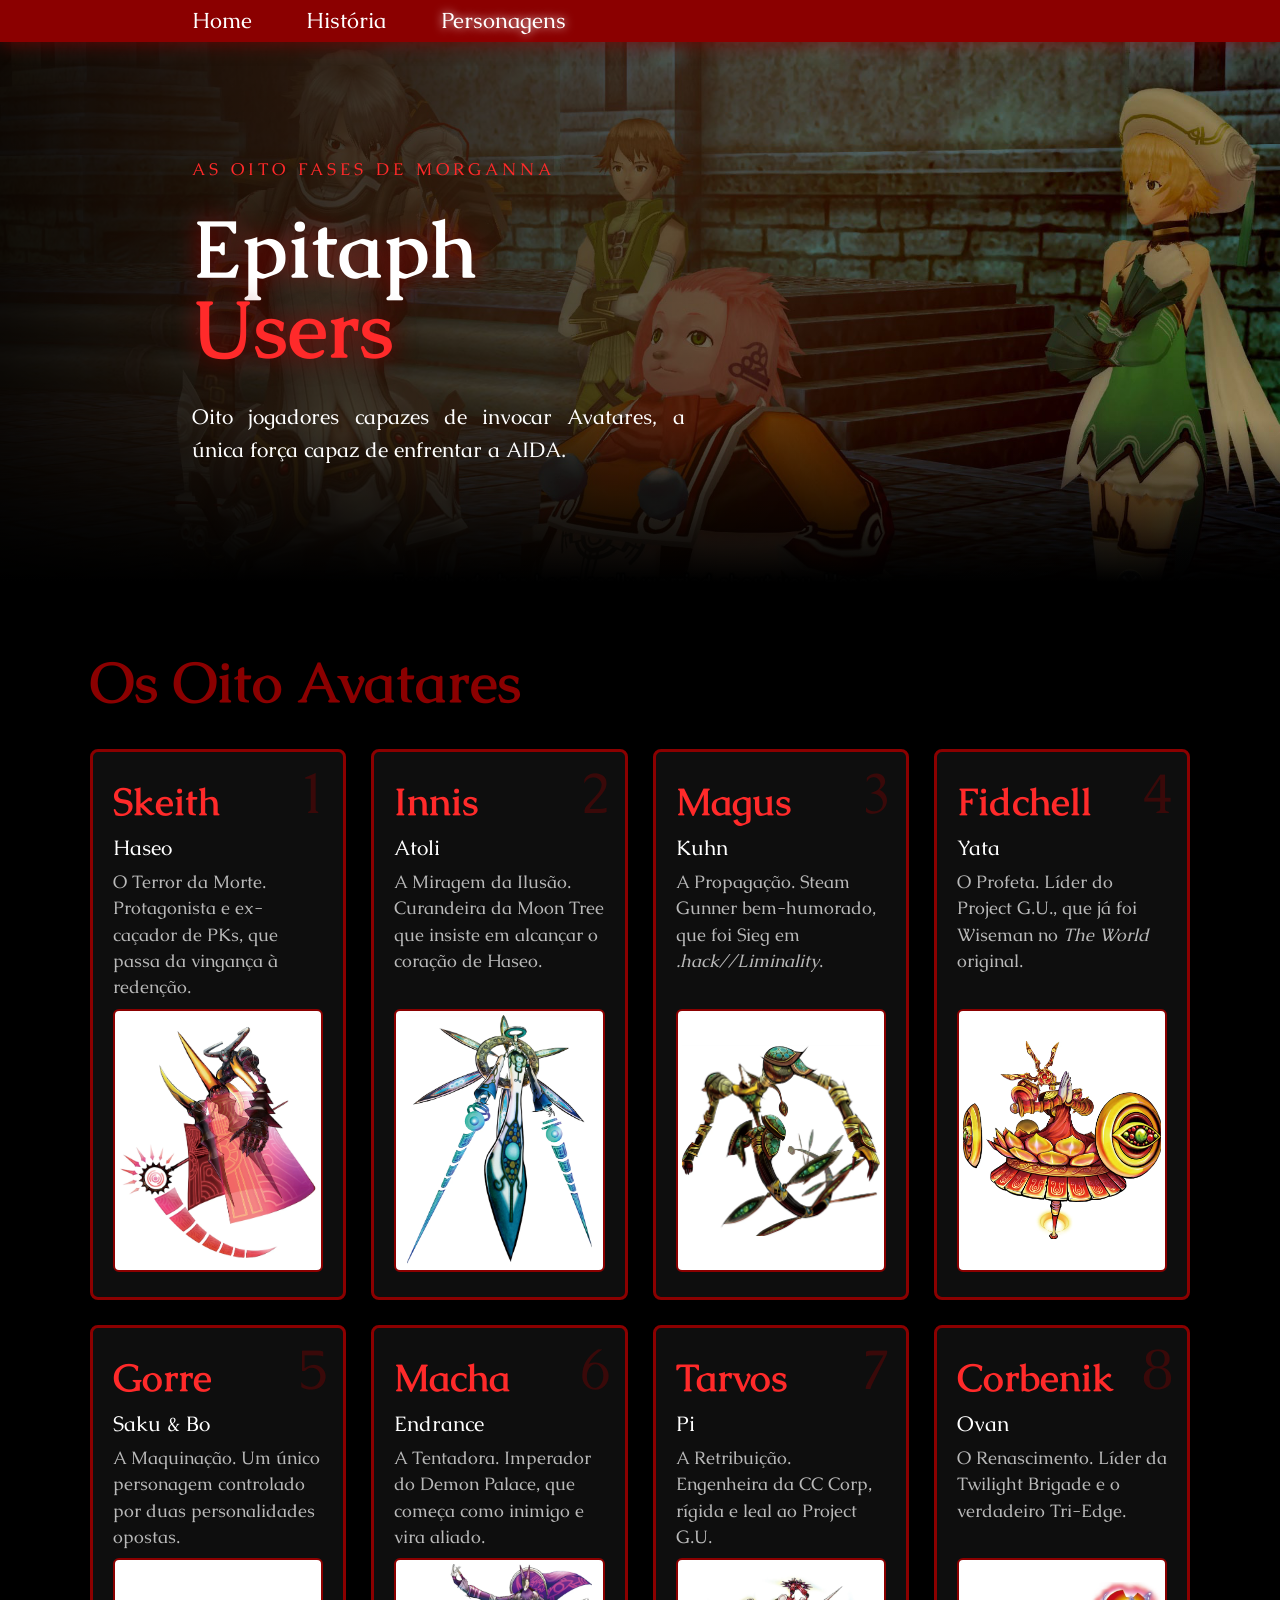
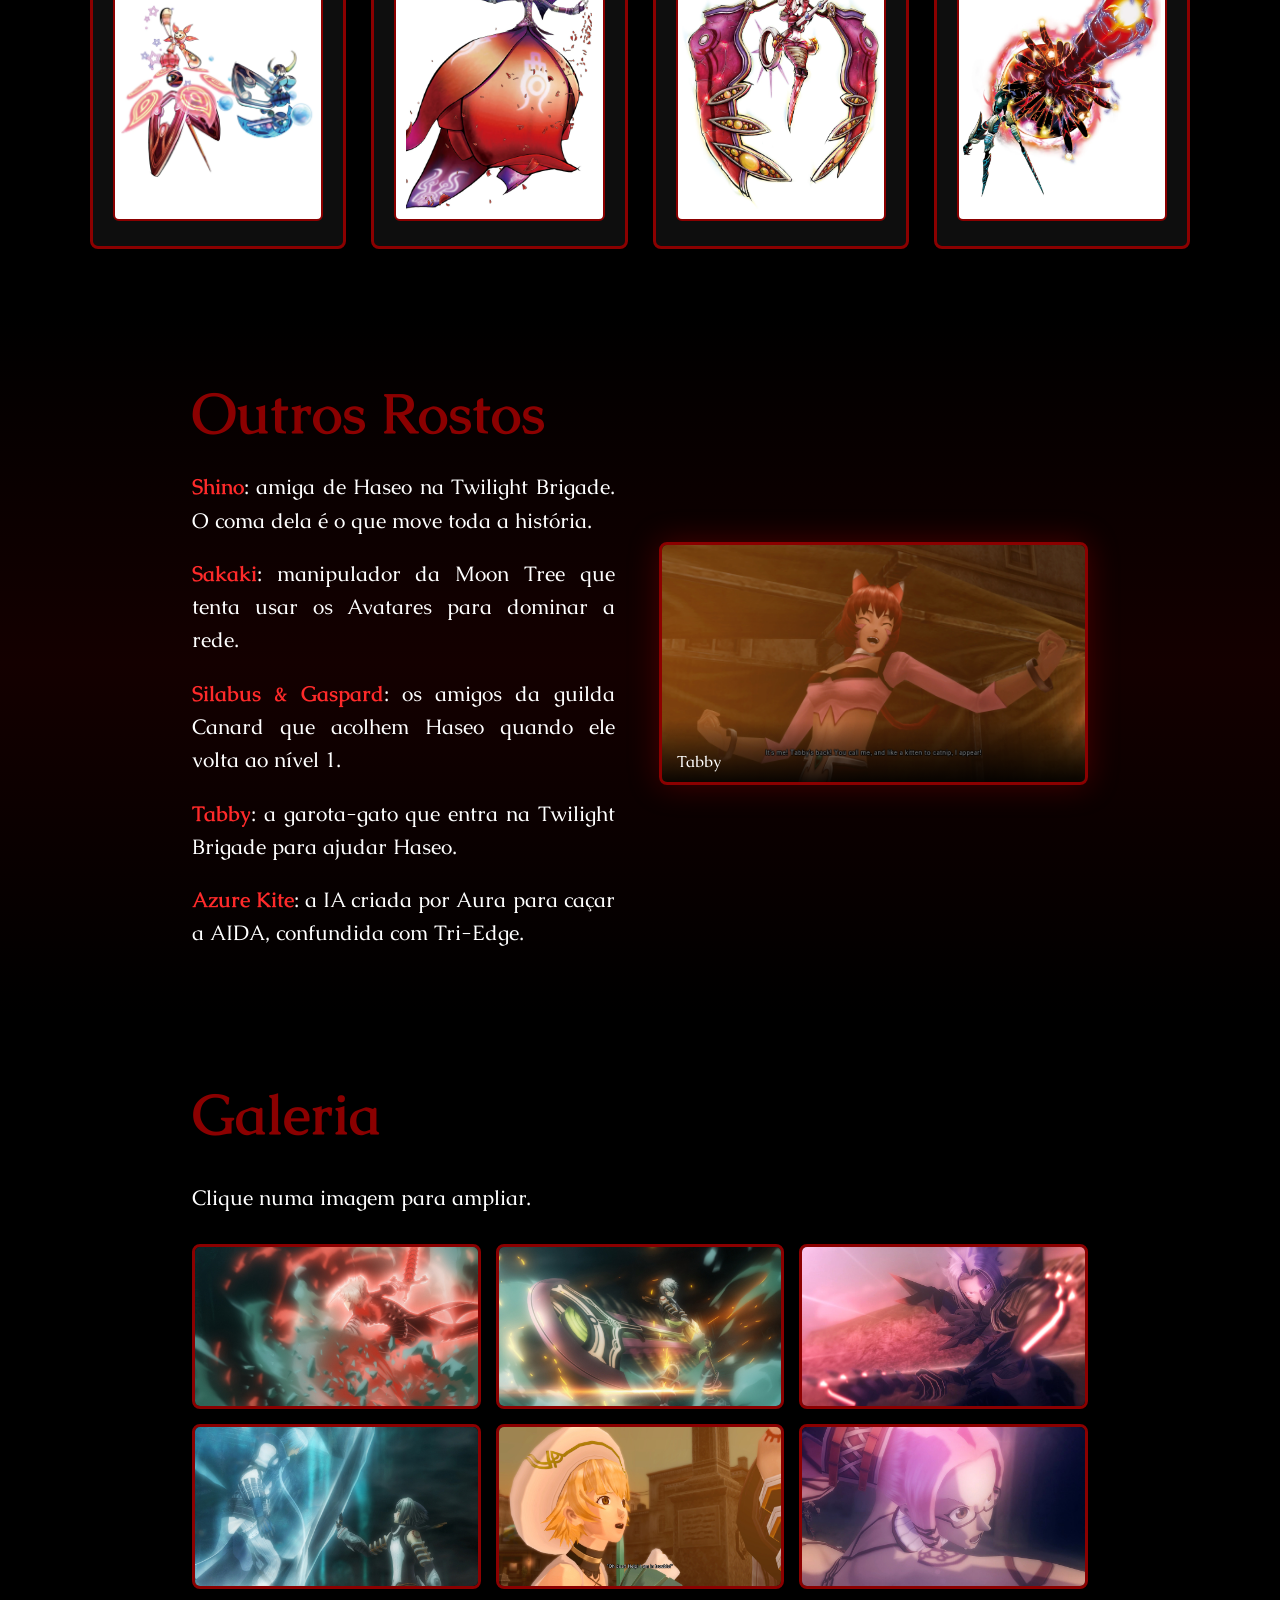
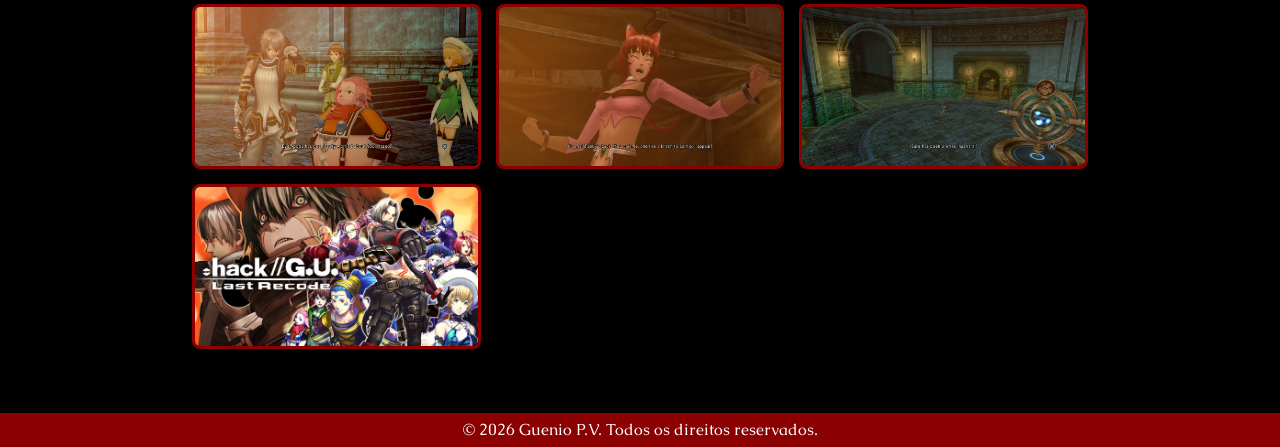
<file: personagens.html>
<!DOCTYPE html>
<html lang="pt-br">
<head>
    <meta charset="UTF-8">
    <meta name="viewport" content="width=device-width, initial-scale=1.0">
    <title>Personagens | .hack//G.U.</title>
    <meta name="description" content="Os oito Epitaph Users de .hack//G.U. e os personagens que marcaram a trilogia.">
    <link rel="stylesheet" href="./Styles/style.css">
    <script>document.documentElement.classList.add("js");</script>
    <script src="./Scripts/main.js" defer></script>
</head>
<body>
    <header class="Cabecalho">
        <nav class="Navegacao">
          <a class="link" href="index.html">Home</a>
          <a class="link" href="historia.html">História</a>
          <a class="link ativo" href="personagens.html">Personagens</a>
        </nav>
    </header>

    <main>
        <section class="Portal Portal--curto" style="background-image: url('./Assets/gu/canard.jpg');">
            <div class="Kraus">
                <span class="Selo">As Oito Fases de Morganna</span>
                <h1 class="Juno">Epitaph <strong class="destaque">Users</strong></h1>
                <p class="Jane">Oito jogadores capazes de invocar Avatares, a única força capaz de enfrentar a AIDA.</p>
            </div>
        </section>

        <section class="Capitulo Capitulo--largo Surgir">
            <h2 class="Juno2">Os Oito Avatares</h2>
            <div class="Grade Grade--oito">
                <article class="Epitaph">
                    <span class="Numero">1</span>
                    <h3 class="Avatar">Skeith</h3>
                    <span class="Usuario">Haseo</span>
                    <p>O Terror da Morte. Protagonista e ex-caçador de PKs, que passa da vingança à redenção.</p>
                    <img class="Epitaph-img" src="./Assets/epitaph/skeith.png" alt="Skeith, o Avatar" loading="lazy">
                </article>
                <article class="Epitaph">
                    <span class="Numero">2</span>
                    <h3 class="Avatar">Innis</h3>
                    <span class="Usuario">Atoli</span>
                    <p>A Miragem da Ilusão. Curandeira da Moon Tree que insiste em alcançar o coração de Haseo.</p>
                    <img class="Epitaph-img" src="./Assets/epitaph/innis.png" alt="Innis, o Avatar" loading="lazy">
                </article>
                <article class="Epitaph">
                    <span class="Numero">3</span>
                    <h3 class="Avatar">Magus</h3>
                    <span class="Usuario">Kuhn</span>
                    <p>A Propagação. Steam Gunner bem-humorado, que foi Sieg em <em>.hack//Liminality</em>.</p>
                    <img class="Epitaph-img" src="./Assets/epitaph/magus.png" alt="Magus, o Avatar" loading="lazy">
                </article>
                <article class="Epitaph">
                    <span class="Numero">4</span>
                    <h3 class="Avatar">Fidchell</h3>
                    <span class="Usuario">Yata</span>
                    <p>O Profeta. Líder do Project G.U., que já foi Wiseman no <em>The World</em> original.</p>
                    <img class="Epitaph-img" src="./Assets/epitaph/fidchell.png" alt="Fidchell, o Avatar" loading="lazy">
                </article>
                <article class="Epitaph">
                    <span class="Numero">5</span>
                    <h3 class="Avatar">Gorre</h3>
                    <span class="Usuario">Saku &amp; Bo</span>
                    <p>A Maquinação. Um único personagem controlado por duas personalidades opostas.</p>
                    <img class="Epitaph-img" src="./Assets/epitaph/gorre.png" alt="Gorre, o Avatar" loading="lazy">
                </article>
                <article class="Epitaph">
                    <span class="Numero">6</span>
                    <h3 class="Avatar">Macha</h3>
                    <span class="Usuario">Endrance</span>
                    <p>A Tentadora. Imperador do Demon Palace, que começa como inimigo e vira aliado.</p>
                    <img class="Epitaph-img" src="./Assets/epitaph/macha.png" alt="Macha, o Avatar" loading="lazy">
                </article>
                <article class="Epitaph">
                    <span class="Numero">7</span>
                    <h3 class="Avatar">Tarvos</h3>
                    <span class="Usuario">Pi</span>
                    <p>A Retribuição. Engenheira da CC Corp, rígida e leal ao Project G.U.</p>
                    <img class="Epitaph-img" src="./Assets/epitaph/tarvos.png" alt="Tarvos, o Avatar" loading="lazy">
                </article>
                <article class="Epitaph">
                    <span class="Numero">8</span>
                    <h3 class="Avatar">Corbenik</h3>
                    <span class="Usuario">Ovan</span>
                    <p>O Renascimento. Líder da Twilight Brigade e o verdadeiro Tri-Edge.</p>
                    <img class="Epitaph-img" src="./Assets/epitaph/corbenik.png" alt="Corbenik, o Avatar" loading="lazy">
                </article>
            </div>
        </section>

        <section class="Capitulo Capitulo--alt Surgir">
            <div class="Dividir">
                <div class="Texto">
                    <h2 class="Juno2">Outros Rostos</h2>
                    <p class="Jane"><strong class="destaque">Shino</strong>: amiga de Haseo na Twilight Brigade. O coma dela é o que move toda a história.</p>
                    <p class="Jane"><strong class="destaque">Sakaki</strong>: manipulador da Moon Tree que tenta usar os Avatares para dominar a rede.</p>
                    <p class="Jane"><strong class="destaque">Silabus &amp; Gaspard</strong>: os amigos da guilda Canard que acolhem Haseo quando ele volta ao nível 1.</p>
                    <p class="Jane"><strong class="destaque">Tabby</strong>: a garota-gato que entra na Twilight Brigade para ajudar Haseo.</p>
                    <p class="Jane"><strong class="destaque">Azure Kite</strong>: a IA criada por Aura para caçar a AIDA, confundida com Tri-Edge.</p>
                </div>
                <figure class="Moldura">
                    <img src="./Assets/gu/tabby.jpg" alt="Tabby, a garota-gato" loading="lazy">
                    <figcaption>Tabby</figcaption>
                </figure>
            </div>
        </section>

        <section class="Capitulo Surgir">
            <h2 class="Juno2">Galeria</h2>
            <p class="Jane">Clique numa imagem para ampliar.</p>
            <div class="Galeria">
                <button type="button"><img src="./Assets/gu/haseo-skeith.jpg" alt="Haseo envolto no poder vermelho de Skeith" loading="lazy"></button>
                <button type="button"><img src="./Assets/gu/haseo-foice.jpg" alt="Haseo com sua foice" loading="lazy"></button>
                <button type="button"><img src="./Assets/gu/haseo-combate.jpg" alt="Haseo em combate" loading="lazy"></button>
                <button type="button"><img src="./Assets/gu/ovan.jpg" alt="Haseo diante de Ovan" loading="lazy"></button>
                <button type="button"><img src="./Assets/gu/atoli.jpg" alt="Atoli" loading="lazy"></button>
                <button type="button"><img src="./Assets/gu/pi.jpg" alt="Pi" loading="lazy"></button>
                <button type="button"><img src="./Assets/gu/canard.jpg" alt="Haseo, Silabus, Gaspard e Atoli" loading="lazy"></button>
                <button type="button"><img src="./Assets/gu/tabby.jpg" alt="Tabby" loading="lazy"></button>
                <button type="button"><img src="./Assets/gu/mac-anu.jpg" alt="Mac Anu" loading="lazy"></button>
                <button type="button"><img src="./Assets/gu/last-recode.jpg" alt="Arte de capa de .hack//G.U. Last Recode" loading="lazy"></button>
            </div>
        </section>
    </main>

    <div class="Lupa" role="dialog" aria-label="Imagem ampliada">
        <img alt="">
    </div>

    <footer class="rodape">
        <p>&copy; 2026 Guenio P.V. Todos os direitos reservados.</p>
    </footer>
</body>
</html>
</file>
<file: Styles/style.css>
@import url('https://fonts.googleapis.com/css2?family=Caudex:ital,wght@0,400;0,700;1,400;1,700&display=swap');

:root {
   --first-color: darkred;
   --secondary-color: white;
   --terciary-color: black;
   --glow-color: #ff2a2a;
   --muted-color: #b9b9b9;
   --card-color: #0e0e0e;
}
*{
    margin: 0;
    border: 0;
    padding: 0;
    box-sizing: border-box;
}
html {
    scroll-behavior: smooth;
}
html, body {
    height: 100%;
}
body {
    font-family: "Caudex", serif;
    /*height: 100vh;*/
    display: flex;
    flex-direction: column;
    background-color:  var(--terciary-color);
    color: var(--secondary-color);
}
img {
    max-width: 100%;
    display: block;
}
.Cabecalho {
    background-color: var(--first-color);
    padding: 0.5% 0 0.5% 15%;
    position: sticky;
    top: 0;
    z-index: 10;
    box-shadow: 0 2px 18px rgba(139, 0, 0, 0.6);
}
.Navegacao {
    display: flex;
    gap: 5%;
}
.link {
    color: var(--secondary-color);
    text-decoration: none;
    font-family: "Caudex", serif;
    font-size: 1.4rem;
    transition: text-shadow 0.4s;
}
.link:hover,
.link.ativo {
    text-shadow: 0 0 10px var(--secondary-color);
}
.destaque {
    color: var(--first-color);
}
.Manos {
    display: flex;
    flex: 1;
    align-items: center;
    justify-content: space-between;
    padding: 3% 15%;
}
.Kraus {
    width: 50%;
    display: flex;
    flex-direction: column;
    gap: 30px;
}
.Juno {
    font-size: 3.5rem;
    font-family: "Caudex", serif;
}
.Juno2 {
    font-size: 3.5rem;
    font-family: "Caudex", serif;
    color: var(--first-color);
}
.imggur {
    width: 40%;
    height: auto;
    border-radius: 8px;
}
.Jane {
    font-size: 1.3rem;
    line-height: 1.6;
    font-family: "Caudex", serif;
    text-align: justify;
}
.button {
    display: flex;
    flex-direction: column;
    gap: 15px;
    align-items: center;
    justify-content: space-between;
}
.button2 {
    /* background-color: black; */
    display: flex;
    justify-content: center;
    align-items: center;
    gap: 10px;
    width: 55%;
    color: var(--secondary-color);
    padding: 15px 0px;
    font-size: 1.15rem;
    text-align: center;
    text-decoration: none;
    border: 3px solid var(--first-color);
    border-radius: 8px;
    font-family: "Caudex", serif;
}
.title2 {
    font-family: "Caudex", serif;
    font-size: 1.875rem;
}
.button2:hover {
    background-color: var(--first-color);
    /* color: white; */
    transition: 1.3s;
}
.rodape {
    background-color: var(--first-color);
    color: var(--secondary-color);
    text-align: center;
    padding: 0.5% 0 0.5% 0;
    font-family: "Caudex", serif;
}

/* ---------- .hack//G.U. ---------- */

/* Banner de tela cheia com imagem de fundo */
.Portal {
    position: relative;
    min-height: 88vh;
    display: flex;
    align-items: center;
    padding: 0 15%;
    background-size: cover;
    background-position: center;
    isolation: isolate;
}
.Portal::before {
    content: "";
    position: absolute;
    inset: 0;
    z-index: -1;
    background:
        linear-gradient(90deg, rgba(0,0,0,0.92) 0%, rgba(0,0,0,0.6) 45%, rgba(0,0,0,0.1) 100%),
        linear-gradient(0deg, var(--terciary-color) 0%, transparent 30%);
}
.Portal--curto {
    min-height: 60vh;
}
.Portal .Kraus {
    width: 55%;
}
.Portal .Juno {
    font-size: 5rem;
    line-height: 1;
    text-shadow: 0 0 25px rgba(139, 0, 0, 0.9);
}
.Selo {
    font-family: "Caudex", serif;
    font-size: 1.05rem;
    letter-spacing: 4px;
    text-transform: uppercase;
    color: var(--glow-color);
}
.Botoes {
    display: flex;
    flex-wrap: wrap;
    gap: 15px;
}
.Botoes .button2 {
    width: auto;
    padding: 15px 28px;
    background-color: rgba(0, 0, 0, 0.55);
}

/* Seção padrão */
.Capitulo {
    padding: 5% 15%;
    display: flex;
    flex-direction: column;
    gap: 30px;
}
.Capitulo--alt {
    background: linear-gradient(180deg, var(--terciary-color), #140000 50%, var(--terciary-color));
}
.Subtitulo {
    font-family: "Caudex", serif;
    font-size: 1.6rem;
    color: var(--glow-color);
}
.Dividir {
    display: flex;
    align-items: center;
    gap: 5%;
}
.Dividir--inverso {
    flex-direction: row-reverse;
}
/* Textos longos: a imagem fica presa no topo enquanto o texto rola */
.Dividir--longo {
    align-items: flex-start;
}
.Dividir--longo > .Moldura {
    position: sticky;
    top: 90px;
}
.Capitulo > .Texto,
.Dividir > .Texto {
    flex: 1;
    display: flex;
    flex-direction: column;
    gap: 20px;
}
.Moldura {
    flex: 1;
    position: relative;
    border: 3px solid var(--first-color);
    border-radius: 8px;
    overflow: hidden;
    box-shadow: 0 0 30px rgba(139, 0, 0, 0.45);
}
.Moldura img {
    width: 100%;
    height: 100%;
    object-fit: cover;
    transition: transform 1.3s;
}
.Moldura:hover img {
    transform: scale(1.05);
}
.Moldura figcaption {
    position: absolute;
    left: 0;
    right: 0;
    bottom: 0;
    padding: 30px 15px 10px;
    font-family: "Caudex", serif;
    font-size: 1rem;
    background: linear-gradient(0deg, rgba(0,0,0,0.9), transparent);
}

/* Cards dos volumes */
.Grade {
    display: grid;
    grid-template-columns: repeat(auto-fit, minmax(260px, 1fr));
    gap: 25px;
}
.Cartao {
    display: flex;
    flex-direction: column;
    background-color: var(--card-color);
    border: 3px solid var(--first-color);
    border-radius: 8px;
    overflow: hidden;
    color: var(--secondary-color);
    text-decoration: none;
    transition: transform 0.6s, box-shadow 0.6s;
}
.Cartao:hover {
    transform: translateY(-6px);
    box-shadow: 0 10px 35px rgba(255, 42, 42, 0.35);
}
.Cartao img {
    aspect-ratio: 16 / 9;
    object-fit: cover;
}
.Cartao img.Cartao-arte {
    aspect-ratio: 1 / 1;
    object-fit: contain;
    padding: 16px;
    background: #fff;
}
.Cartao-corpo {
    padding: 20px;
    display: flex;
    flex-direction: column;
    gap: 10px;
}
.Cartao-corpo .title2 {
    color: var(--glow-color);
}
.Cartao-corpo p {
    font-family: "Caudex", serif;
    font-size: 1.15rem;
    color: var(--muted-color);
    line-height: 1.5;
}

/* Linha do tempo da história */
.Linha {
    list-style: none;
    border-left: 3px solid var(--first-color);
    display: flex;
    flex-direction: column;
    gap: 25px;
    padding-left: 30px;
}
.Linha li {
    position: relative;
    font-family: "Caudex", serif;
    font-size: 1.3rem;
    line-height: 1.6;
    text-align: justify;
}
.Linha li::before {
    content: "";
    position: absolute;
    left: -40px;
    top: 6px;
    width: 14px;
    height: 14px;
    border-radius: 50%;
    background-color: var(--terciary-color);
    border: 3px solid var(--glow-color);
    box-shadow: 0 0 10px var(--glow-color);
}
.Linha strong {
    color: var(--glow-color);
}

/* Aviso de spoiler e citações */
.Aviso {
    font-family: "Caudex", serif;
    border: 3px dashed var(--first-color);
    border-radius: 8px;
    padding: 15px 20px;
    font-size: 1.2rem;
    text-align: center;
    color: var(--muted-color);
}
.Citacao {
    font-family: "Caudex", serif;
    font-size: 2.4rem;
    text-align: center;
    color: var(--secondary-color);
    text-shadow: 0 0 18px rgba(139, 0, 0, 0.9);
    padding: 20px 0;
}

/* Índice de volumes */
.Sumario {
    display: flex;
    flex-wrap: wrap;
    gap: 15px;
    justify-content: center;
}
.Sumario .button2 {
    width: auto;
    padding: 12px 22px;
}

/* Cards dos Epitaph Users */
.Epitaph {
    background-color: var(--card-color);
    border: 3px solid var(--first-color);
    border-radius: 8px;
    padding: 25px 20px;
    display: flex;
    flex-direction: column;
    gap: 8px;
    position: relative;
    overflow: hidden;
    transition: box-shadow 0.6s;
}
.Epitaph:hover {
    box-shadow: 0 0 30px rgba(255, 42, 42, 0.4);
}
.Epitaph .Numero {
    position: absolute;
    right: 15px;
    top: 5px;
    font-family: "Caudex", serif;
    font-size: 3.5rem;
    color: rgba(139, 0, 0, 0.35);
}
.Epitaph .Avatar {
    font-family: "Caudex", serif;
    font-size: 2.4rem;
    color: var(--glow-color);
}
.Epitaph .Usuario {
    font-family: "Caudex", serif;
    font-size: 1.3rem;
}
.Epitaph p {
    font-family: "Caudex", serif;
    font-size: 1.1rem;
    color: var(--muted-color);
    line-height: 1.5;
}

/* Galeria */
.Galeria {
    display: grid;
    grid-template-columns: repeat(auto-fill, minmax(220px, 1fr));
    gap: 15px;
}
.Galeria button {
    background: none;
    cursor: zoom-in;
    border: 3px solid var(--first-color);
    border-radius: 8px;
    overflow: hidden;
}
.Galeria img {
    aspect-ratio: 16 / 9;
    object-fit: cover;
    width: 100%;
    transition: transform 1.3s;
}
.Galeria button:hover img {
    transform: scale(1.08);
}
.Lupa {
    position: fixed;
    inset: 0;
    z-index: 20;
    display: none;
    align-items: center;
    justify-content: center;
    padding: 3%;
    background-color: rgba(0, 0, 0, 0.92);
    cursor: zoom-out;
}
.Lupa.aberta {
    display: flex;
}
.Lupa img {
    max-height: 90vh;
    border: 3px solid var(--first-color);
    border-radius: 8px;
    box-shadow: 0 0 40px rgba(255, 42, 42, 0.5);
}

/* Animação de entrada */
.js .Surgir {
    opacity: 0;
    transform: translateY(40px);
    transition: opacity 1s, transform 1s;
}
.js .Surgir.visivel {
    opacity: 1;
    transform: none;
}
@media (prefers-reduced-motion: reduce) {
    .js .Surgir {
        opacity: 1;
        transform: none;
        transition: none;
    }
}

@media (max-width: 1011px) {
    .Cabecalho {
        padding: 20px 5%;
    }
    .Navegacao {
        justify-content: center;
        gap: 10px 20px;
        flex-wrap: wrap;
    }
    .link {
        font-size: 1.15rem;
    }
    .Manos {
        flex-direction: column-reverse;
        gap: 20px;
        padding: 3% 5%;
    }
    .Kraus {
        width: 100%;
    }
    .imggur {
        width: 100%;
    }
    .Portal {
        padding: 60px 16px;
        min-height: 75vh;
    }
    .Portal .Kraus {
        width: 100%;
    }
    .Portal .Juno {
        font-size: 3.5rem;
    }
    .Capitulo {
        padding: 50px 16px;
    }
    .Dividir,
    .Dividir--inverso {
        flex-direction: column;
        gap: 25px;
    }
    .Dividir--longo {
        align-items: stretch;
    }
    .Dividir--longo > .Moldura {
        position: relative;
        top: 0;
    }
    .Jane {
        text-align: left;
    }
    .Linha li {
        text-align: left;
    }
    .Citacao {
        font-size: 1.9rem;
    }
}

/* Âncoras não ficam escondidas atrás do cabeçalho fixo */
[id] {
    scroll-margin-top: 70px;
}

/* Destaques em texto corrido usam o vermelho brilhante para ter contraste no fundo preto */
.Jane .destaque,
.Portal .Juno .destaque {
    color: var(--glow-color);
}

/* Seção mais larga para os cards dos Avatares */
.Capitulo--largo {
    padding-left: 7%;
    padding-right: 7%;
}

/* Oito Avatares: 4 colunas no desktop, 2 no tablet, 1 no celular */
.Grade--oito {
    grid-template-columns: repeat(4, 1fr);
}
@media (max-width: 1011px) {
    .Grade--oito {
        grid-template-columns: repeat(2, 1fr);
    }
}
@media (max-width: 560px) {
    .Grade--oito {
        grid-template-columns: 1fr;
    }
}

/* Imagem do Avatar no rodapé de cada card de Epitaph */
.Epitaph .Epitaph-img {
    margin-top: auto;
    width: 100%;
    aspect-ratio: 4 / 5;
    object-fit: contain;
    padding: 4px;
    background: #fff;
    border: 2px solid var(--first-color);
    border-radius: 6px;
}
</file>
